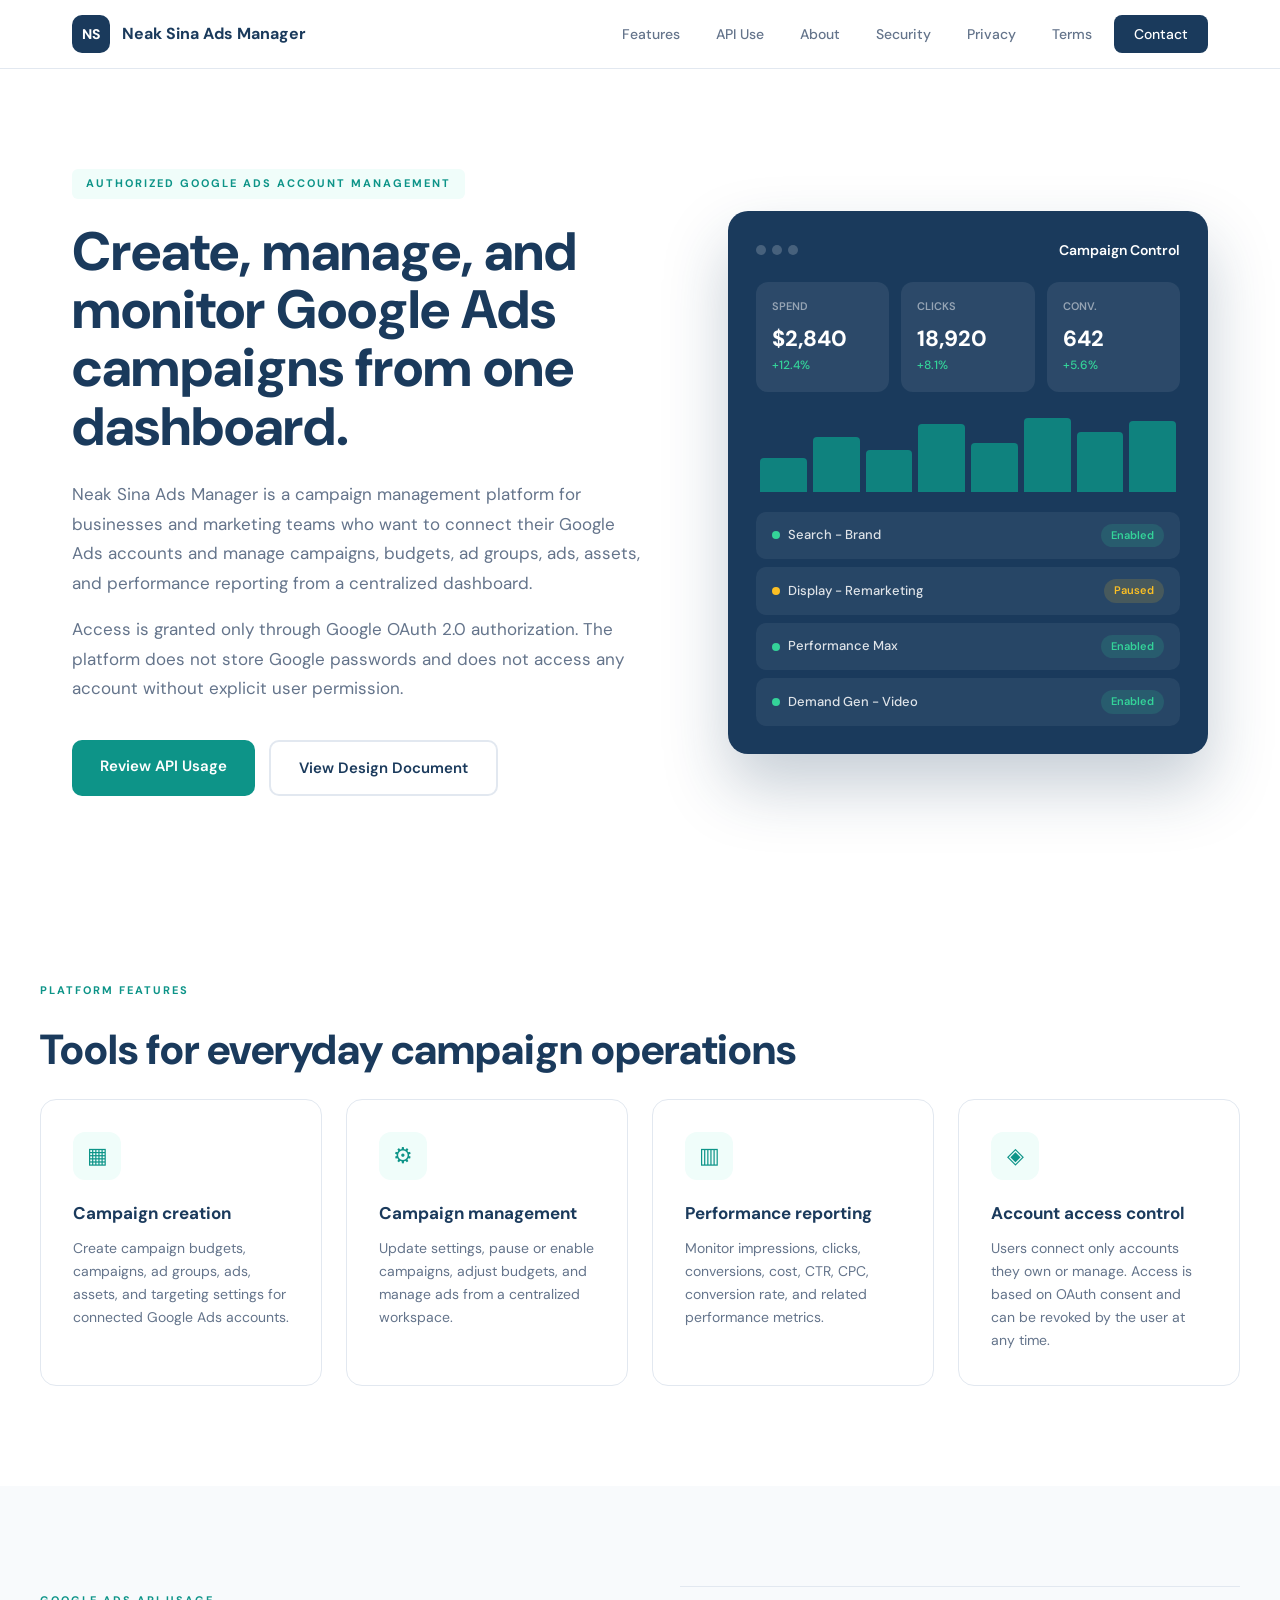
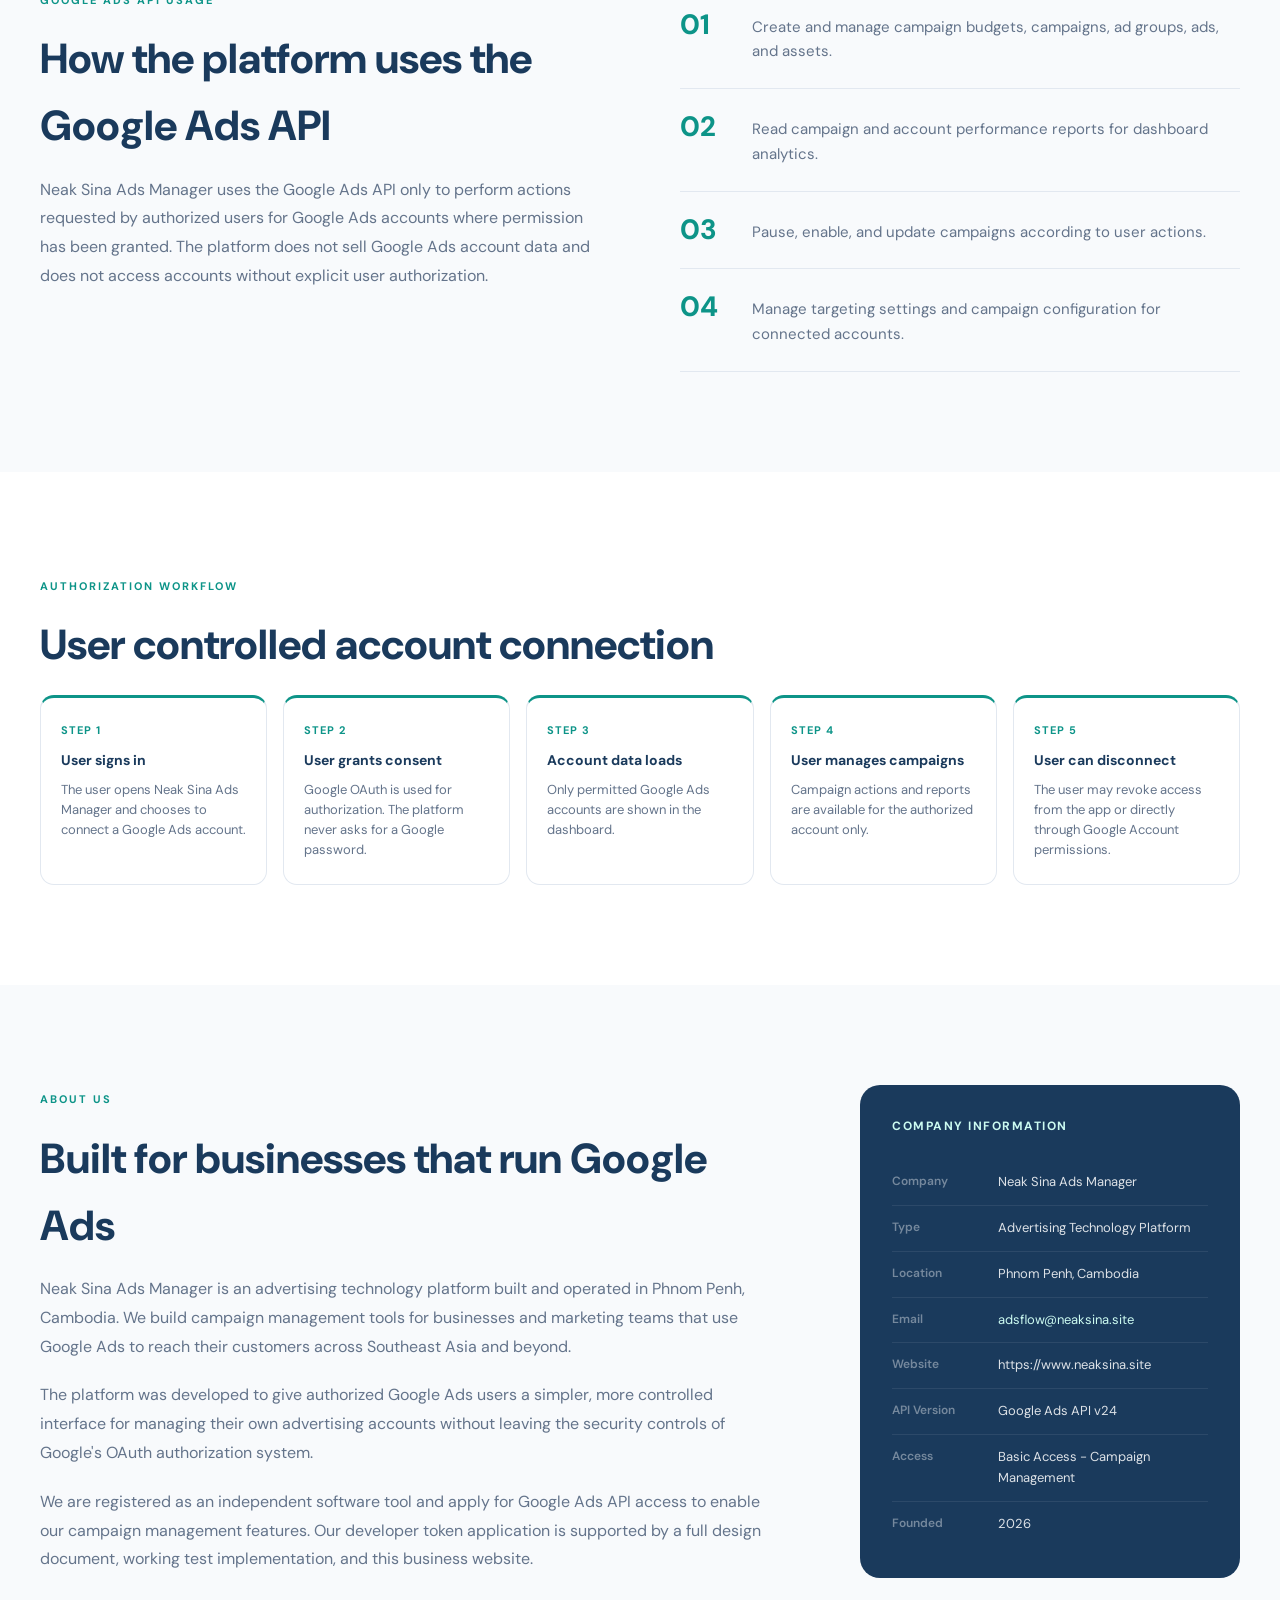
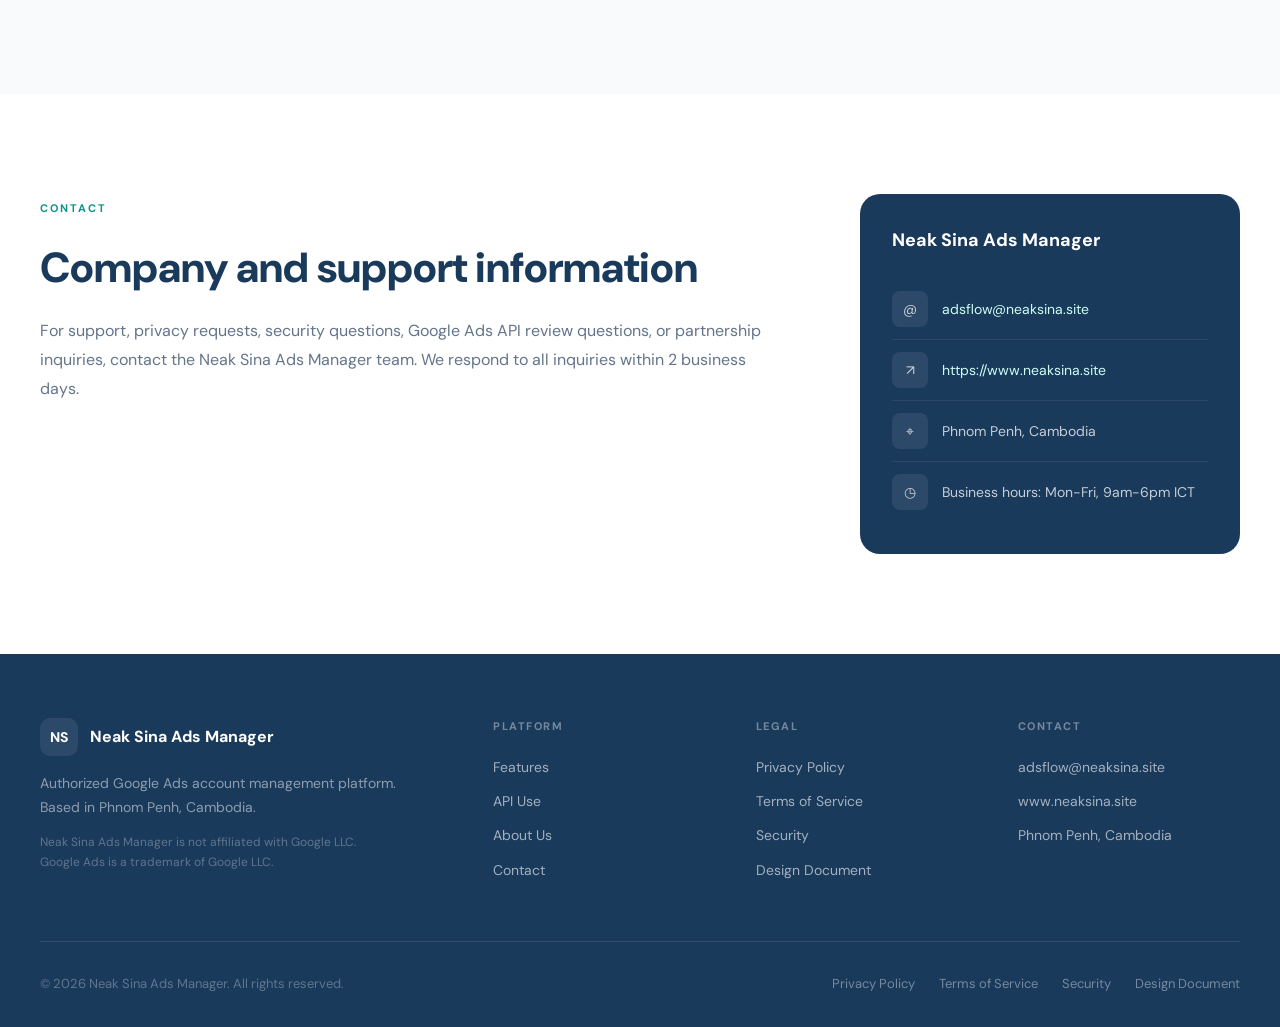
<file: index.html>
<!doctype html>
<html lang="en">
<head>
  <meta charset="utf-8">
  <meta name="viewport" content="width=device-width, initial-scale=1">
  <title>Neak Sina Ads Manager - Google Ads Campaign Management Platform</title>
  <meta name="description" content="Authorized Google Ads campaign management platform for businesses in Southeast Asia. Create, manage, and monitor campaigns from one dashboard. Based in Phnom Penh, Cambodia.">
  <meta property="og:title" content="Neak Sina Ads Manager">
  <meta property="og:description" content="Authorized Google Ads account management. Create, manage, and monitor campaigns from one dashboard.">
  <meta property="og:url" content="https://www.neaksina.site">
  <meta property="og:type" content="website">
  <link rel="canonical" href="https://www.neaksina.site">
  <link rel="stylesheet" href="/css/style.css">
</head>
<body>
  <nav>
    <div class="nav-inner">
      <a href="/index.html" class="logo">
        <div class="logo-badge">NS</div>
        <span>Neak Sina Ads Manager</span>
      </a>
      <button class="hamburger" id="hamburger" aria-label="Menu">&#9776;</button>
      <ul class="nav-links" id="nav-links">
        <li><a href="/index.html#features">Features</a></li>
        <li><a href="/api-use.html">API Use</a></li>
        <li><a href="/index.html#about">About</a></li>
        <li><a href="/security.html">Security</a></li>
        <li><a href="/privacy.html">Privacy</a></li>
        <li><a href="/terms.html">Terms</a></li>
        <li><a href="/index.html#contact" class="btn-nav">Contact</a></li>
      </ul>
    </div>
  </nav>

  <main>
    <section class="hero">
      <div>
        <span class="hero-badge">Authorized Google Ads Account Management</span>
        <h1>Create, manage, and monitor Google Ads campaigns from one dashboard.</h1>
        <p>Neak Sina Ads Manager is a campaign management platform for businesses and marketing teams who want to connect their Google Ads accounts and manage campaigns, budgets, ad groups, ads, assets, and performance reporting from a centralized dashboard.</p>
        <p>Access is granted only through Google OAuth 2.0 authorization. The platform does not store Google passwords and does not access any account without explicit user permission.</p>
        <div class="hero-buttons">
          <a class="btn-primary" href="/api-use.html">Review API Usage</a>
          <a class="btn-outline" href="/design-document.pdf" target="_blank" rel="noopener">View Design Document</a>
        </div>
      </div>
      <div class="dashboard-card" aria-label="Campaign Control dashboard preview">
        <div class="dash-header">
          <div class="dash-dots"><span></span><span></span><span></span></div>
          <div class="dash-title">Campaign Control</div>
        </div>
        <div class="metrics-row">
          <div class="metric"><div class="metric-label">Spend</div><div class="metric-value">$2,840</div><div class="metric-delta">+12.4%</div></div>
          <div class="metric"><div class="metric-label">Clicks</div><div class="metric-value">18,920</div><div class="metric-delta">+8.1%</div></div>
          <div class="metric"><div class="metric-label">Conv.</div><div class="metric-value">642</div><div class="metric-delta">+5.6%</div></div>
        </div>
        <div class="chart">
          <div class="bar" style="height:42%"></div><div class="bar" style="height:68%"></div><div class="bar" style="height:52%"></div><div class="bar" style="height:84%"></div>
          <div class="bar" style="height:61%"></div><div class="bar" style="height:92%"></div><div class="bar" style="height:74%"></div><div class="bar" style="height:88%"></div>
        </div>
        <div class="campaign-list">
          <div class="campaign-row"><span class="campaign-name"><span class="dot green"></span>Search - Brand</span><span class="status-tag enabled">Enabled</span></div>
          <div class="campaign-row"><span class="campaign-name"><span class="dot amber"></span>Display - Remarketing</span><span class="status-tag paused">Paused</span></div>
          <div class="campaign-row"><span class="campaign-name"><span class="dot green"></span>Performance Max</span><span class="status-tag enabled">Enabled</span></div>
          <div class="campaign-row"><span class="campaign-name"><span class="dot green"></span>Demand Gen - Video</span><span class="status-tag enabled">Enabled</span></div>
        </div>
      </div>
    </section>

    <section class="section" id="features">
      <div class="section-inner">
        <span class="section-badge">Platform Features</span>
        <h2>Tools for everyday campaign operations</h2>
        <div class="cards-grid">
          <article class="feat-card"><div class="feat-icon">▦</div><h3>Campaign creation</h3><p>Create campaign budgets, campaigns, ad groups, ads, assets, and targeting settings for connected Google Ads accounts.</p></article>
          <article class="feat-card"><div class="feat-icon">⚙</div><h3>Campaign management</h3><p>Update settings, pause or enable campaigns, adjust budgets, and manage ads from a centralized workspace.</p></article>
          <article class="feat-card"><div class="feat-icon">▥</div><h3>Performance reporting</h3><p>Monitor impressions, clicks, conversions, cost, CTR, CPC, conversion rate, and related performance metrics.</p></article>
          <article class="feat-card"><div class="feat-icon">◈</div><h3>Account access control</h3><p>Users connect only accounts they own or manage. Access is based on OAuth consent and can be revoked by the user at any time.</p></article>
        </div>
      </div>
    </section>

    <section class="section section-alt" id="api-use">
      <div class="section-inner api-grid">
        <div class="api-text">
          <span class="section-badge">Google Ads API Usage</span>
          <h2>How the platform uses the Google Ads API</h2>
          <p>Neak Sina Ads Manager uses the Google Ads API only to perform actions requested by authorized users for Google Ads accounts where permission has been granted. The platform does not sell Google Ads account data and does not access accounts without explicit user authorization.</p>
        </div>
        <div class="numbered-list">
          <div class="num-item"><span class="num-label">01</span><p>Create and manage campaign budgets, campaigns, ad groups, ads, and assets.</p></div>
          <div class="num-item"><span class="num-label">02</span><p>Read campaign and account performance reports for dashboard analytics.</p></div>
          <div class="num-item"><span class="num-label">03</span><p>Pause, enable, and update campaigns according to user actions.</p></div>
          <div class="num-item"><span class="num-label">04</span><p>Manage targeting settings and campaign configuration for connected accounts.</p></div>
        </div>
      </div>
    </section>

    <section class="section">
      <div class="section-inner">
        <span class="section-badge">Authorization Workflow</span>
        <h2>User controlled account connection</h2>
        <div class="steps-grid">
          <article class="step-card"><div class="step-num">Step 1</div><h4>User signs in</h4><p>The user opens Neak Sina Ads Manager and chooses to connect a Google Ads account.</p></article>
          <article class="step-card"><div class="step-num">Step 2</div><h4>User grants consent</h4><p>Google OAuth is used for authorization. The platform never asks for a Google password.</p></article>
          <article class="step-card"><div class="step-num">Step 3</div><h4>Account data loads</h4><p>Only permitted Google Ads accounts are shown in the dashboard.</p></article>
          <article class="step-card"><div class="step-num">Step 4</div><h4>User manages campaigns</h4><p>Campaign actions and reports are available for the authorized account only.</p></article>
          <article class="step-card"><div class="step-num">Step 5</div><h4>User can disconnect</h4><p>The user may revoke access from the app or directly through Google Account permissions.</p></article>
        </div>
      </div>
    </section>

    <section class="section section-alt" id="about">
      <div class="section-inner about-grid">
        <div class="about-text">
          <span class="section-badge">About Us</span>
          <h2>Built for businesses that run Google Ads</h2>
          <p>Neak Sina Ads Manager is an advertising technology platform built and operated in Phnom Penh, Cambodia. We build campaign management tools for businesses and marketing teams that use Google Ads to reach their customers across Southeast Asia and beyond.</p>
          <p>The platform was developed to give authorized Google Ads users a simpler, more controlled interface for managing their own advertising accounts without leaving the security controls of Google's OAuth authorization system.</p>
          <p>We are registered as an independent software tool and apply for Google Ads API access to enable our campaign management features. Our developer token application is supported by a full design document, working test implementation, and this business website.</p>
        </div>
        <div class="about-card">
          <h4>Company Information</h4>
          <div class="info-row"><span class="info-label">Company</span><span class="info-value">Neak Sina Ads Manager</span></div>
          <div class="info-row"><span class="info-label">Type</span><span class="info-value">Advertising Technology Platform</span></div>
          <div class="info-row"><span class="info-label">Location</span><span class="info-value">Phnom Penh, Cambodia</span></div>
          <div class="info-row"><span class="info-label">Email</span><span class="info-value"><a href="mailto:adsflow@neaksina.site">adsflow@neaksina.site</a></span></div>
          <div class="info-row"><span class="info-label">Website</span><span class="info-value">https://www.neaksina.site</span></div>
          <div class="info-row"><span class="info-label">API Version</span><span class="info-value">Google Ads API v24</span></div>
          <div class="info-row"><span class="info-label">Access</span><span class="info-value">Basic Access - Campaign Management</span></div>
          <div class="info-row"><span class="info-label">Founded</span><span class="info-value">2026</span></div>
        </div>
      </div>
    </section>

    <section class="section" id="contact">
      <div class="section-inner contact-grid">
        <div class="contact-text">
          <span class="section-badge">Contact</span>
          <h2>Company and support information</h2>
          <p>For support, privacy requests, security questions, Google Ads API review questions, or partnership inquiries, contact the Neak Sina Ads Manager team. We respond to all inquiries within 2 business days.</p>
        </div>
        <div class="contact-card">
          <h3>Neak Sina Ads Manager</h3>
          <div class="contact-item"><span class="contact-icon">@</span><a href="mailto:adsflow@neaksina.site">adsflow@neaksina.site</a></div>
          <div class="contact-item"><span class="contact-icon">↗</span><a href="https://www.neaksina.site">https://www.neaksina.site</a></div>
          <div class="contact-item"><span class="contact-icon">⌖</span><span>Phnom Penh, Cambodia</span></div>
          <div class="contact-item"><span class="contact-icon">◷</span><span>Business hours: Mon-Fri, 9am-6pm ICT</span></div>
        </div>
      </div>
    </section>
  </main>

  <footer>
    <div class="footer-inner">
      <div class="footer-left">
        <div class="logo"><div class="logo-badge">NS</div><span>Neak Sina Ads Manager</span></div>
        <p>Authorized Google Ads account management platform.<br>Based in Phnom Penh, Cambodia.</p>
        <p class="disclaimer">Neak Sina Ads Manager is not affiliated with Google LLC.<br>Google Ads is a trademark of Google LLC.</p>
      </div>
      <div class="footer-links">
        <div class="link-col"><h4>Platform</h4><a href="/index.html#features">Features</a><a href="/api-use.html">API Use</a><a href="/index.html#about">About Us</a><a href="/index.html#contact">Contact</a></div>
        <div class="link-col"><h4>Legal</h4><a href="/privacy.html">Privacy Policy</a><a href="/terms.html">Terms of Service</a><a href="/security.html">Security</a><a href="/design-document.pdf" target="_blank" rel="noopener">Design Document</a></div>
        <div class="link-col"><h4>Contact</h4><a href="mailto:adsflow@neaksina.site">adsflow@neaksina.site</a><a href="https://www.neaksina.site">www.neaksina.site</a><span>Phnom Penh, Cambodia</span></div>
      </div>
    </div>
    <div class="footer-bottom">
      <span>&copy; 2026 Neak Sina Ads Manager. All rights reserved.</span>
      <div><a href="/privacy.html">Privacy Policy</a><a href="/terms.html">Terms of Service</a><a href="/security.html">Security</a><a href="/design-document.pdf" target="_blank" rel="noopener">Design Document</a></div>
    </div>
  </footer>
  <script src="/js/main.js"></script>
</body>
</html>
</file>
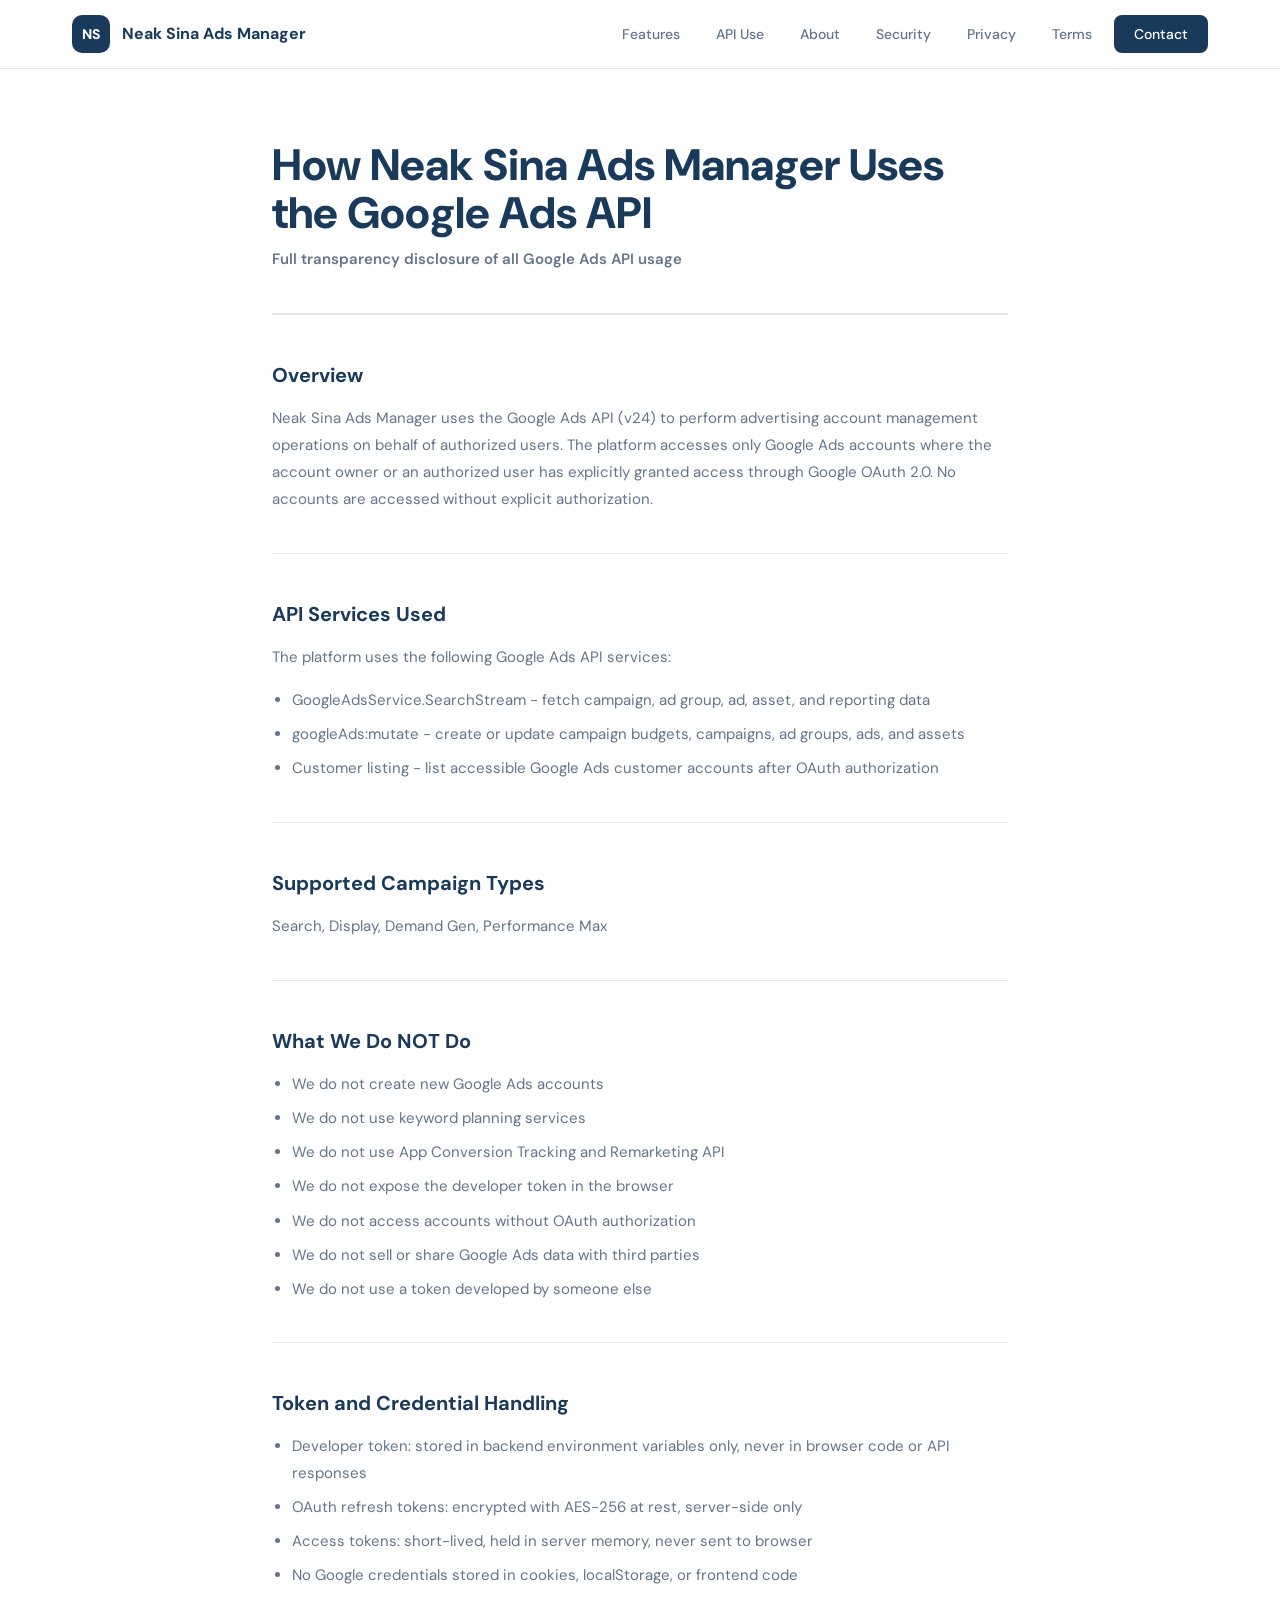
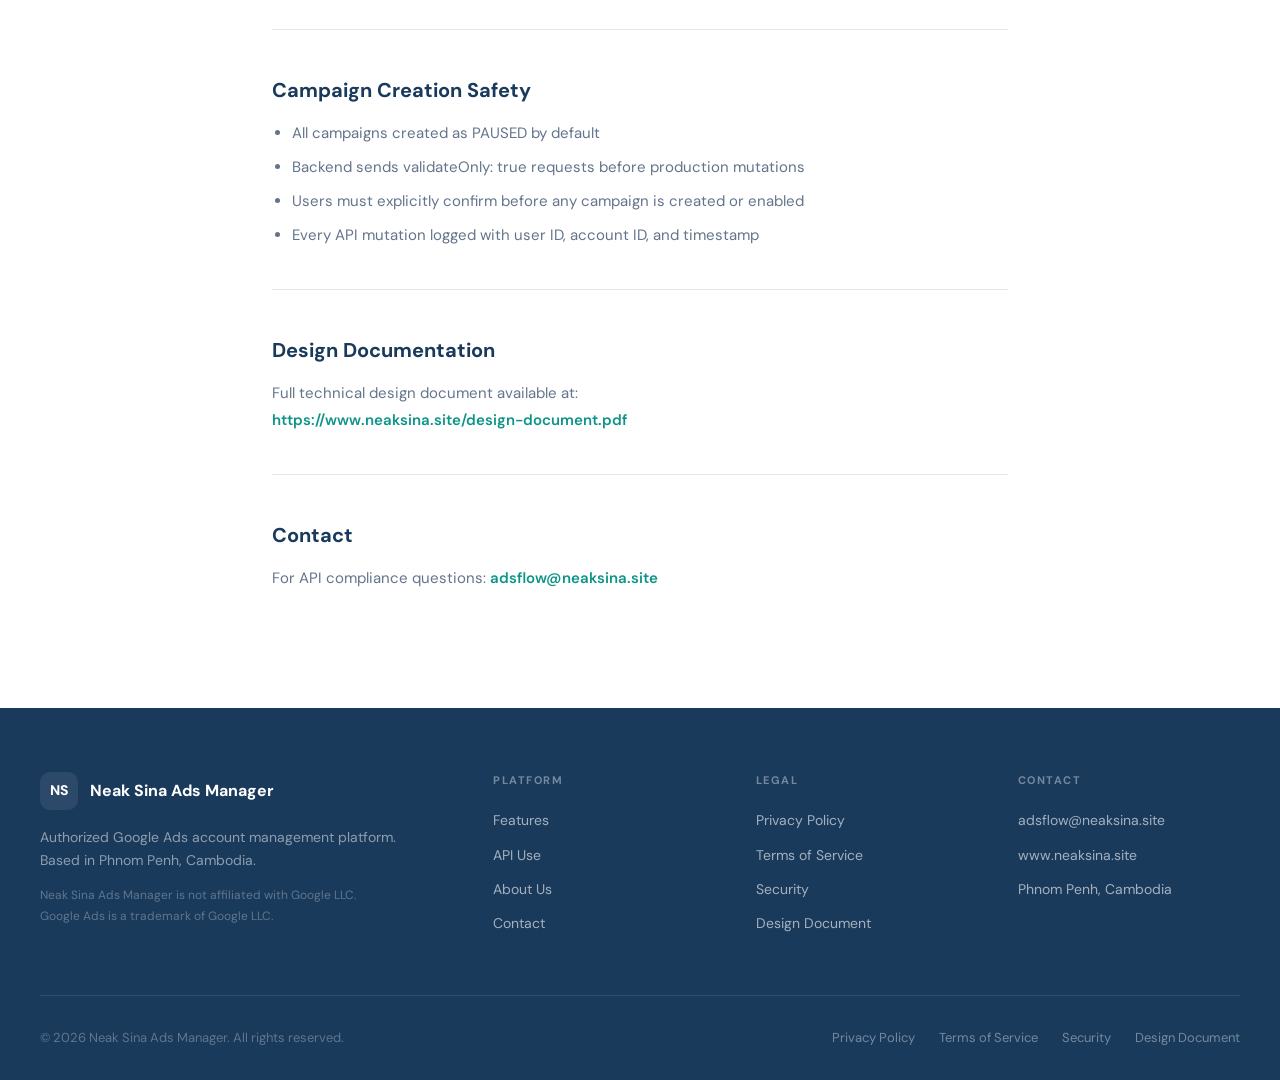
<file: api-use.html>
<!doctype html>
<html lang="en">
<head>
  <meta charset="utf-8">
  <meta name="viewport" content="width=device-width, initial-scale=1">
  <title>API Use - Neak Sina Ads Manager</title>
  <link rel="canonical" href="https://www.neaksina.site/api-use.html">
  <link rel="stylesheet" href="/css/style.css">
</head>
<body>
  <nav>
    <div class="nav-inner">
      <a href="/index.html" class="logo"><div class="logo-badge">NS</div><span>Neak Sina Ads Manager</span></a>
      <button class="hamburger" id="hamburger" aria-label="Menu">&#9776;</button>
      <ul class="nav-links" id="nav-links">
        <li><a href="/index.html#features">Features</a></li><li><a href="/api-use.html">API Use</a></li><li><a href="/index.html#about">About</a></li><li><a href="/security.html">Security</a></li><li><a href="/privacy.html">Privacy</a></li><li><a href="/terms.html">Terms</a></li><li><a href="/index.html#contact" class="btn-nav">Contact</a></li>
      </ul>
    </div>
  </nav>
  <main class="page-wrap">
    <h1>How Neak Sina Ads Manager Uses the Google Ads API</h1>
    <p class="page-date">Full transparency disclosure of all Google Ads API usage</p>
    <h2>Overview</h2>
    <p>Neak Sina Ads Manager uses the Google Ads API (v24) to perform advertising account management operations on behalf of authorized users. The platform accesses only Google Ads accounts where the account owner or an authorized user has explicitly granted access through Google OAuth 2.0. No accounts are accessed without explicit authorization.</p>
    <hr class="page-divider">
    <h2>API Services Used</h2>
    <p>The platform uses the following Google Ads API services:</p>
    <ul><li>GoogleAdsService.SearchStream - fetch campaign, ad group, ad, asset, and reporting data</li><li>googleAds:mutate - create or update campaign budgets, campaigns, ad groups, ads, and assets</li><li>Customer listing - list accessible Google Ads customer accounts after OAuth authorization</li></ul>
    <hr class="page-divider">
    <h2>Supported Campaign Types</h2>
    <p>Search, Display, Demand Gen, Performance Max</p>
    <hr class="page-divider">
    <h2>What We Do NOT Do</h2>
    <ul><li>We do not create new Google Ads accounts</li><li>We do not use keyword planning services</li><li>We do not use App Conversion Tracking and Remarketing API</li><li>We do not expose the developer token in the browser</li><li>We do not access accounts without OAuth authorization</li><li>We do not sell or share Google Ads data with third parties</li><li>We do not use a token developed by someone else</li></ul>
    <hr class="page-divider">
    <h2>Token and Credential Handling</h2>
    <ul><li>Developer token: stored in backend environment variables only, never in browser code or API responses</li><li>OAuth refresh tokens: encrypted with AES-256 at rest, server-side only</li><li>Access tokens: short-lived, held in server memory, never sent to browser</li><li>No Google credentials stored in cookies, localStorage, or frontend code</li></ul>
    <hr class="page-divider">
    <h2>Campaign Creation Safety</h2>
    <ul><li>All campaigns created as PAUSED by default</li><li>Backend sends validateOnly: true requests before production mutations</li><li>Users must explicitly confirm before any campaign is created or enabled</li><li>Every API mutation logged with user ID, account ID, and timestamp</li></ul>
    <hr class="page-divider">
    <h2>Design Documentation</h2>
    <p>Full technical design document available at:<br><a href="https://www.neaksina.site/design-document.pdf" target="_blank" rel="noopener">https://www.neaksina.site/design-document.pdf</a></p>
    <hr class="page-divider">
    <h2>Contact</h2>
    <p>For API compliance questions: <a href="mailto:adsflow@neaksina.site">adsflow@neaksina.site</a></p>
  </main>
  <footer>
    <div class="footer-inner">
      <div class="footer-left"><div class="logo"><div class="logo-badge">NS</div><span>Neak Sina Ads Manager</span></div><p>Authorized Google Ads account management platform.<br>Based in Phnom Penh, Cambodia.</p><p class="disclaimer">Neak Sina Ads Manager is not affiliated with Google LLC.<br>Google Ads is a trademark of Google LLC.</p></div>
      <div class="footer-links"><div class="link-col"><h4>Platform</h4><a href="/index.html#features">Features</a><a href="/api-use.html">API Use</a><a href="/index.html#about">About Us</a><a href="/index.html#contact">Contact</a></div><div class="link-col"><h4>Legal</h4><a href="/privacy.html">Privacy Policy</a><a href="/terms.html">Terms of Service</a><a href="/security.html">Security</a><a href="/design-document.pdf" target="_blank" rel="noopener">Design Document</a></div><div class="link-col"><h4>Contact</h4><a href="mailto:adsflow@neaksina.site">adsflow@neaksina.site</a><a href="https://www.neaksina.site">www.neaksina.site</a><span>Phnom Penh, Cambodia</span></div></div>
    </div>
    <div class="footer-bottom"><span>&copy; 2026 Neak Sina Ads Manager. All rights reserved.</span><div><a href="/privacy.html">Privacy Policy</a><a href="/terms.html">Terms of Service</a><a href="/security.html">Security</a><a href="/design-document.pdf" target="_blank" rel="noopener">Design Document</a></div></div>
  </footer>
  <script src="/js/main.js"></script>
</body>
</html>
</file>
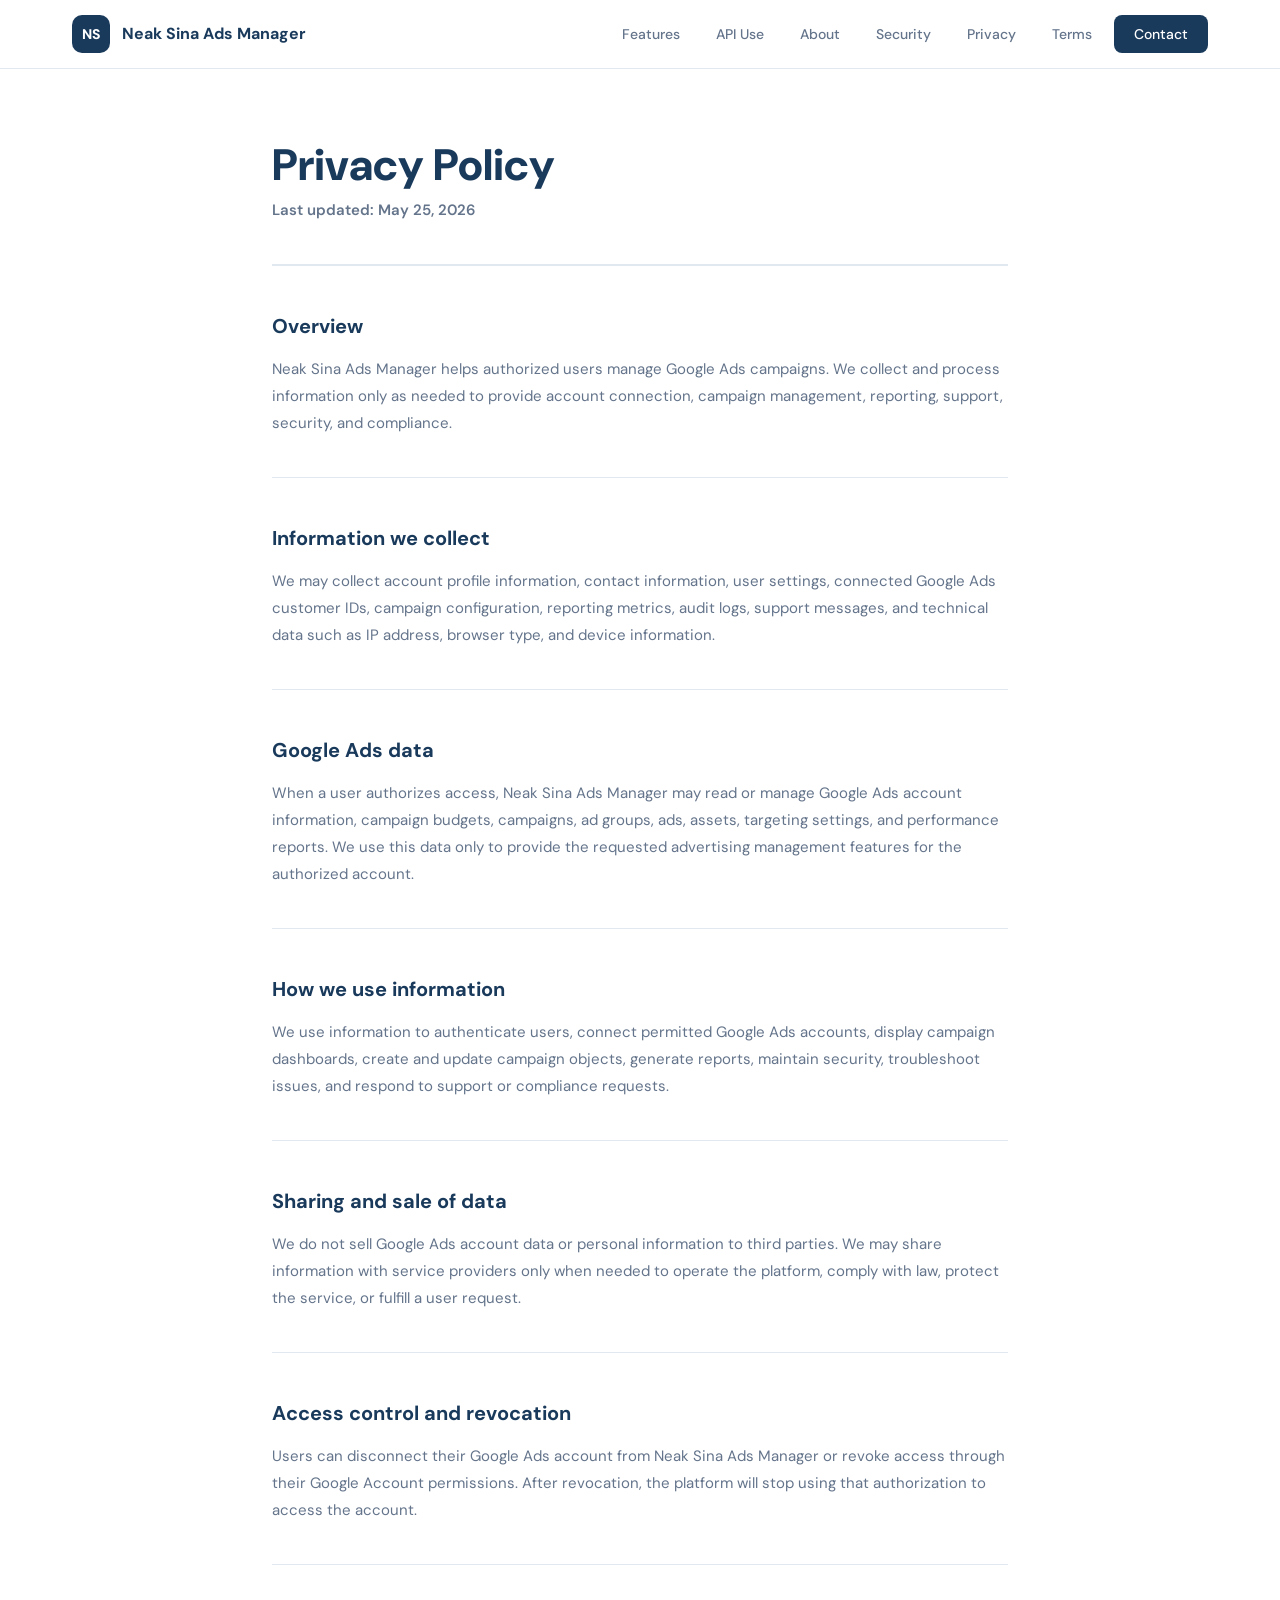
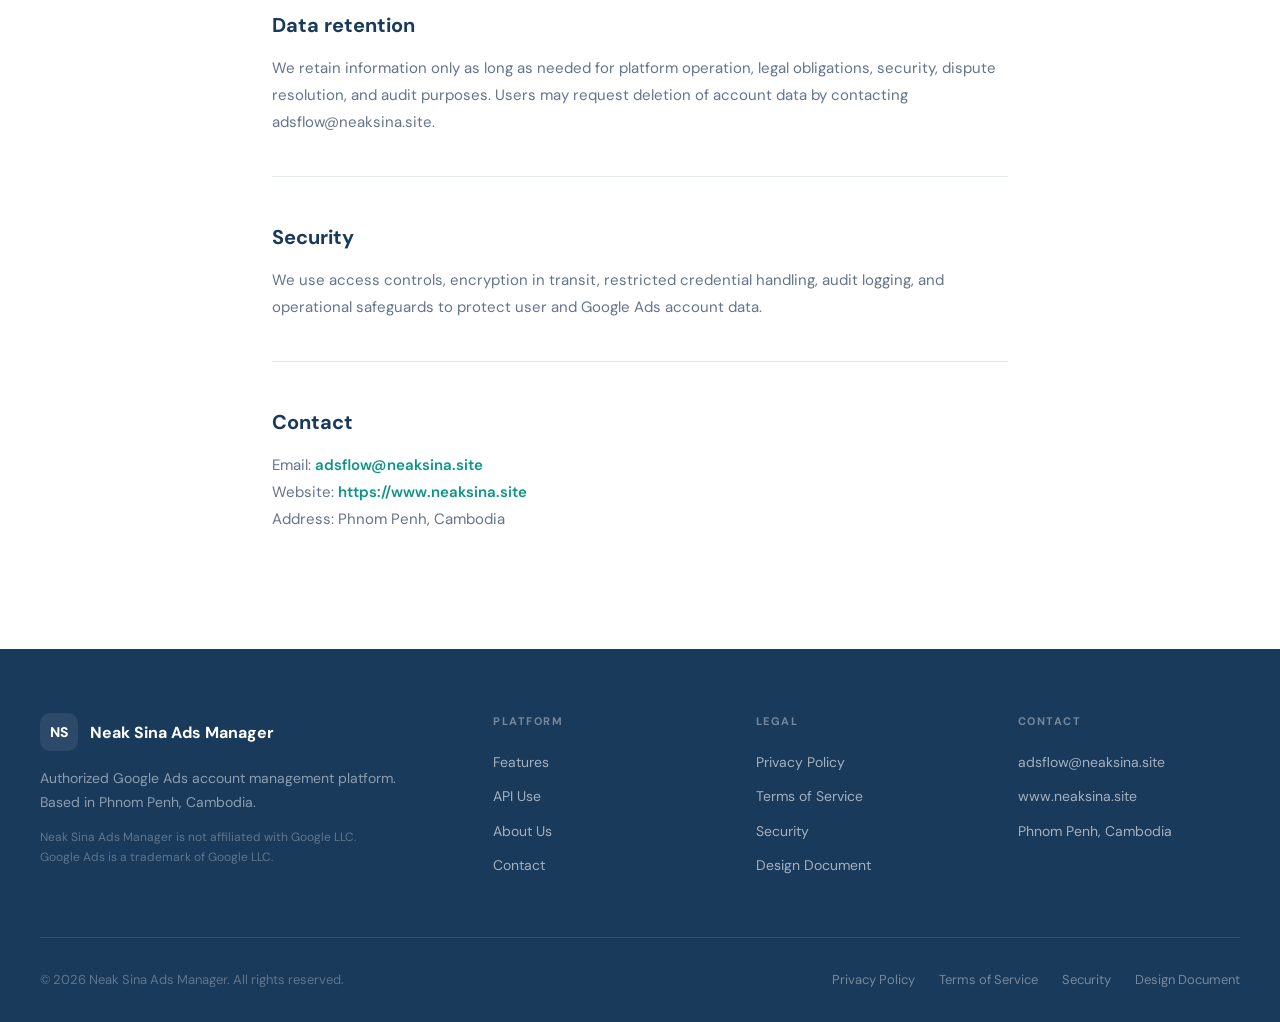
<file: privacy.html>
<!doctype html>
<html lang="en">
<head>
  <meta charset="utf-8">
  <meta name="viewport" content="width=device-width, initial-scale=1">
  <title>Privacy Policy - Neak Sina Ads Manager</title>
  <link rel="canonical" href="https://www.neaksina.site/privacy.html">
  <link rel="stylesheet" href="/css/style.css">
</head>
<body>
  <nav>
    <div class="nav-inner">
      <a href="/index.html" class="logo"><div class="logo-badge">NS</div><span>Neak Sina Ads Manager</span></a>
      <button class="hamburger" id="hamburger" aria-label="Menu">&#9776;</button>
      <ul class="nav-links" id="nav-links">
        <li><a href="/index.html#features">Features</a></li><li><a href="/api-use.html">API Use</a></li><li><a href="/index.html#about">About</a></li><li><a href="/security.html">Security</a></li><li><a href="/privacy.html">Privacy</a></li><li><a href="/terms.html">Terms</a></li><li><a href="/index.html#contact" class="btn-nav">Contact</a></li>
      </ul>
    </div>
  </nav>
  <main class="page-wrap">
    <h1>Privacy Policy</h1>
    <p class="page-date">Last updated: May 25, 2026</p>
    <h2>Overview</h2>
    <p>Neak Sina Ads Manager helps authorized users manage Google Ads campaigns. We collect and process information only as needed to provide account connection, campaign management, reporting, support, security, and compliance.</p>
    <hr class="page-divider">
    <h2>Information we collect</h2>
    <p>We may collect account profile information, contact information, user settings, connected Google Ads customer IDs, campaign configuration, reporting metrics, audit logs, support messages, and technical data such as IP address, browser type, and device information.</p>
    <hr class="page-divider">
    <h2>Google Ads data</h2>
    <p>When a user authorizes access, Neak Sina Ads Manager may read or manage Google Ads account information, campaign budgets, campaigns, ad groups, ads, assets, targeting settings, and performance reports. We use this data only to provide the requested advertising management features for the authorized account.</p>
    <hr class="page-divider">
    <h2>How we use information</h2>
    <p>We use information to authenticate users, connect permitted Google Ads accounts, display campaign dashboards, create and update campaign objects, generate reports, maintain security, troubleshoot issues, and respond to support or compliance requests.</p>
    <hr class="page-divider">
    <h2>Sharing and sale of data</h2>
    <p>We do not sell Google Ads account data or personal information to third parties. We may share information with service providers only when needed to operate the platform, comply with law, protect the service, or fulfill a user request.</p>
    <hr class="page-divider">
    <h2>Access control and revocation</h2>
    <p>Users can disconnect their Google Ads account from Neak Sina Ads Manager or revoke access through their Google Account permissions. After revocation, the platform will stop using that authorization to access the account.</p>
    <hr class="page-divider">
    <h2>Data retention</h2>
    <p>We retain information only as long as needed for platform operation, legal obligations, security, dispute resolution, and audit purposes. Users may request deletion of account data by contacting adsflow@neaksina.site.</p>
    <hr class="page-divider">
    <h2>Security</h2>
    <p>We use access controls, encryption in transit, restricted credential handling, audit logging, and operational safeguards to protect user and Google Ads account data.</p>
    <hr class="page-divider">
    <h2>Contact</h2>
    <p>Email: <a href="mailto:adsflow@neaksina.site">adsflow@neaksina.site</a><br>Website: <a href="https://www.neaksina.site">https://www.neaksina.site</a><br>Address: Phnom Penh, Cambodia</p>
  </main>
  <footer>
    <div class="footer-inner">
      <div class="footer-left"><div class="logo"><div class="logo-badge">NS</div><span>Neak Sina Ads Manager</span></div><p>Authorized Google Ads account management platform.<br>Based in Phnom Penh, Cambodia.</p><p class="disclaimer">Neak Sina Ads Manager is not affiliated with Google LLC.<br>Google Ads is a trademark of Google LLC.</p></div>
      <div class="footer-links"><div class="link-col"><h4>Platform</h4><a href="/index.html#features">Features</a><a href="/api-use.html">API Use</a><a href="/index.html#about">About Us</a><a href="/index.html#contact">Contact</a></div><div class="link-col"><h4>Legal</h4><a href="/privacy.html">Privacy Policy</a><a href="/terms.html">Terms of Service</a><a href="/security.html">Security</a><a href="/design-document.pdf" target="_blank" rel="noopener">Design Document</a></div><div class="link-col"><h4>Contact</h4><a href="mailto:adsflow@neaksina.site">adsflow@neaksina.site</a><a href="https://www.neaksina.site">www.neaksina.site</a><span>Phnom Penh, Cambodia</span></div></div>
    </div>
    <div class="footer-bottom"><span>&copy; 2026 Neak Sina Ads Manager. All rights reserved.</span><div><a href="/privacy.html">Privacy Policy</a><a href="/terms.html">Terms of Service</a><a href="/security.html">Security</a><a href="/design-document.pdf" target="_blank" rel="noopener">Design Document</a></div></div>
  </footer>
  <script src="/js/main.js"></script>
</body>
</html>
</file>
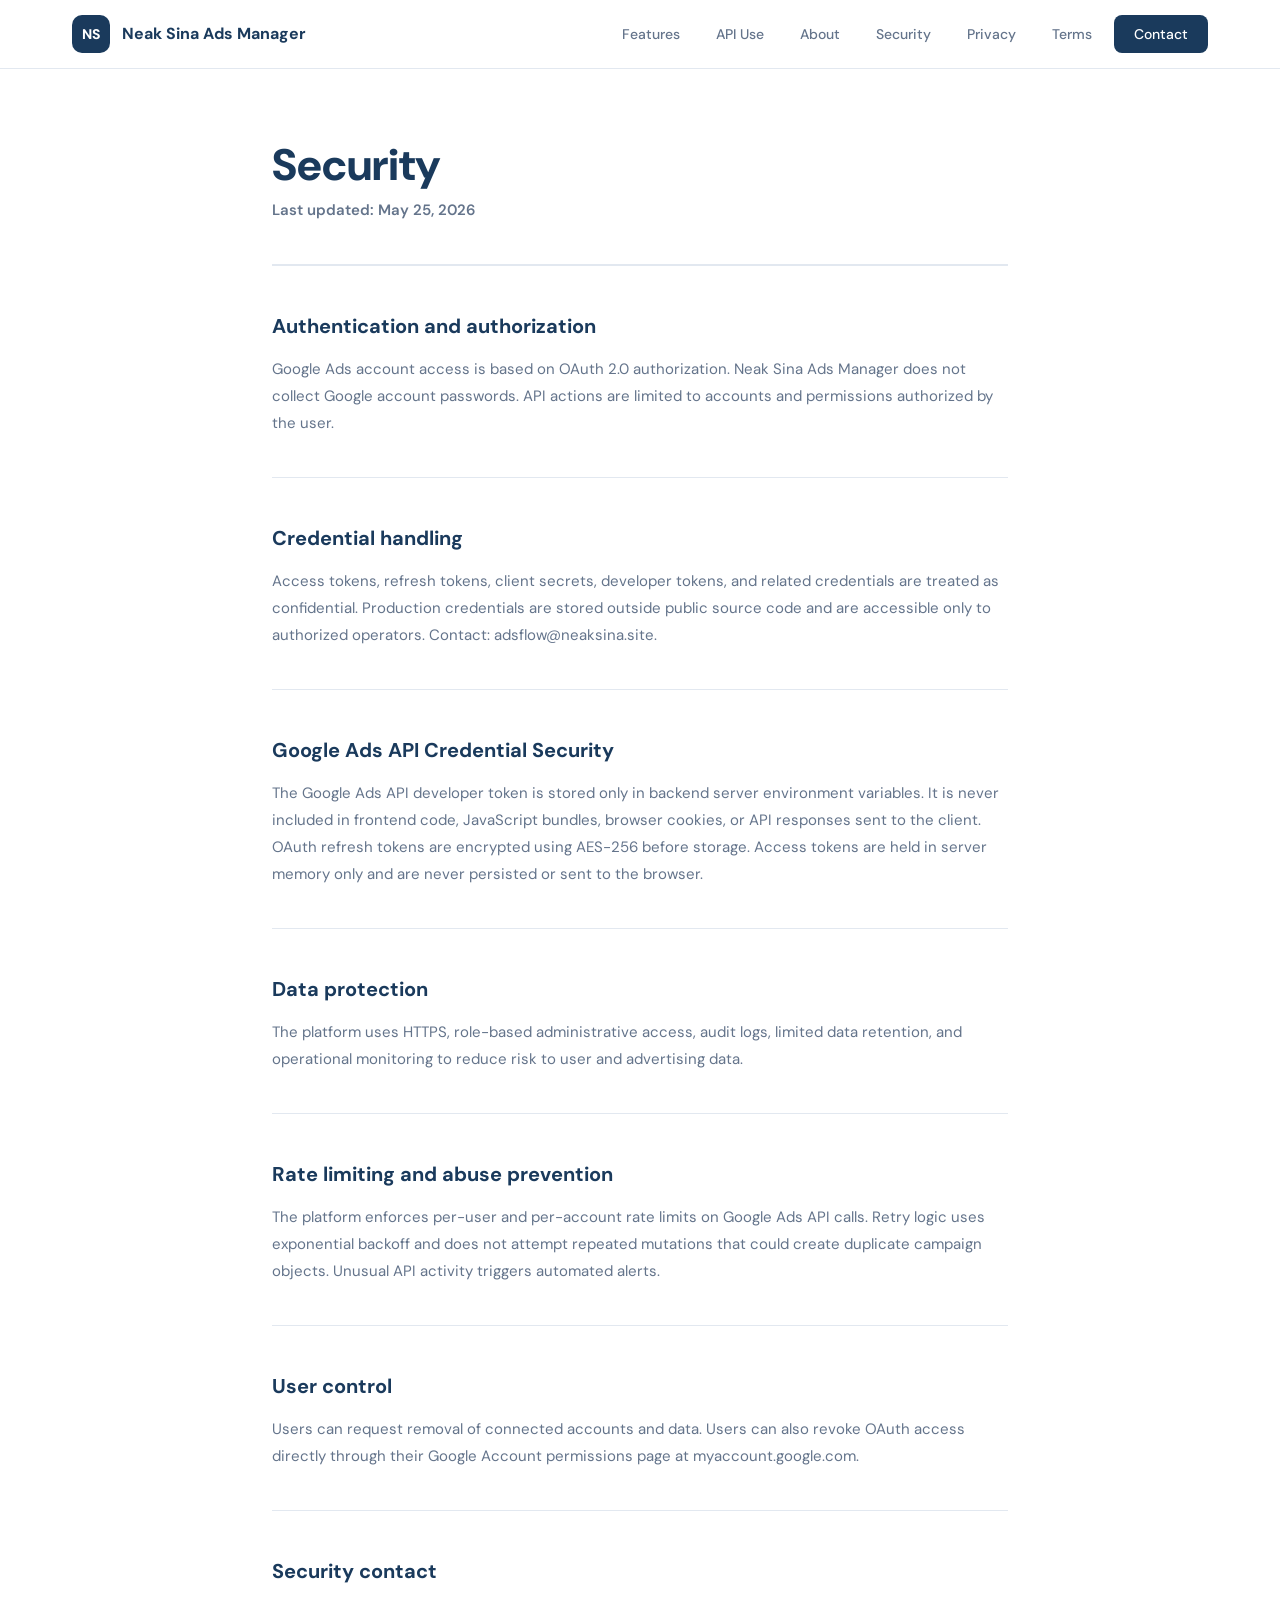
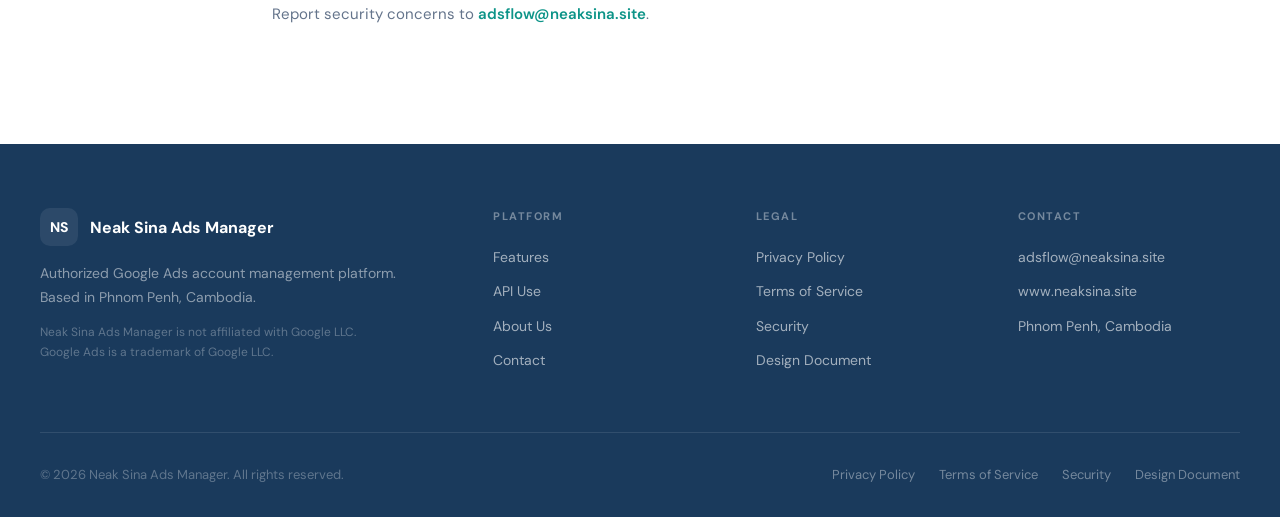
<file: security.html>
<!doctype html>
<html lang="en">
<head>
  <meta charset="utf-8">
  <meta name="viewport" content="width=device-width, initial-scale=1">
  <title>Security - Neak Sina Ads Manager</title>
  <link rel="canonical" href="https://www.neaksina.site/security.html">
  <link rel="stylesheet" href="/css/style.css">
</head>
<body>
  <nav>
    <div class="nav-inner">
      <a href="/index.html" class="logo"><div class="logo-badge">NS</div><span>Neak Sina Ads Manager</span></a>
      <button class="hamburger" id="hamburger" aria-label="Menu">&#9776;</button>
      <ul class="nav-links" id="nav-links">
        <li><a href="/index.html#features">Features</a></li><li><a href="/api-use.html">API Use</a></li><li><a href="/index.html#about">About</a></li><li><a href="/security.html">Security</a></li><li><a href="/privacy.html">Privacy</a></li><li><a href="/terms.html">Terms</a></li><li><a href="/index.html#contact" class="btn-nav">Contact</a></li>
      </ul>
    </div>
  </nav>
  <main class="page-wrap">
    <h1>Security</h1>
    <p class="page-date">Last updated: May 25, 2026</p>
    <h2>Authentication and authorization</h2>
    <p>Google Ads account access is based on OAuth 2.0 authorization. Neak Sina Ads Manager does not collect Google account passwords. API actions are limited to accounts and permissions authorized by the user.</p>
    <hr class="page-divider">
    <h2>Credential handling</h2>
    <p>Access tokens, refresh tokens, client secrets, developer tokens, and related credentials are treated as confidential. Production credentials are stored outside public source code and are accessible only to authorized operators. Contact: adsflow@neaksina.site.</p>
    <hr class="page-divider">
    <h2>Google Ads API Credential Security</h2>
    <p>The Google Ads API developer token is stored only in backend server environment variables. It is never included in frontend code, JavaScript bundles, browser cookies, or API responses sent to the client. OAuth refresh tokens are encrypted using AES-256 before storage. Access tokens are held in server memory only and are never persisted or sent to the browser.</p>
    <hr class="page-divider">
    <h2>Data protection</h2>
    <p>The platform uses HTTPS, role-based administrative access, audit logs, limited data retention, and operational monitoring to reduce risk to user and advertising data.</p>
    <hr class="page-divider">
    <h2>Rate limiting and abuse prevention</h2>
    <p>The platform enforces per-user and per-account rate limits on Google Ads API calls. Retry logic uses exponential backoff and does not attempt repeated mutations that could create duplicate campaign objects. Unusual API activity triggers automated alerts.</p>
    <hr class="page-divider">
    <h2>User control</h2>
    <p>Users can request removal of connected accounts and data. Users can also revoke OAuth access directly through their Google Account permissions page at myaccount.google.com.</p>
    <hr class="page-divider">
    <h2>Security contact</h2>
    <p>Report security concerns to <a href="mailto:adsflow@neaksina.site">adsflow@neaksina.site</a>.</p>
  </main>
  <footer>
    <div class="footer-inner">
      <div class="footer-left"><div class="logo"><div class="logo-badge">NS</div><span>Neak Sina Ads Manager</span></div><p>Authorized Google Ads account management platform.<br>Based in Phnom Penh, Cambodia.</p><p class="disclaimer">Neak Sina Ads Manager is not affiliated with Google LLC.<br>Google Ads is a trademark of Google LLC.</p></div>
      <div class="footer-links"><div class="link-col"><h4>Platform</h4><a href="/index.html#features">Features</a><a href="/api-use.html">API Use</a><a href="/index.html#about">About Us</a><a href="/index.html#contact">Contact</a></div><div class="link-col"><h4>Legal</h4><a href="/privacy.html">Privacy Policy</a><a href="/terms.html">Terms of Service</a><a href="/security.html">Security</a><a href="/design-document.pdf" target="_blank" rel="noopener">Design Document</a></div><div class="link-col"><h4>Contact</h4><a href="mailto:adsflow@neaksina.site">adsflow@neaksina.site</a><a href="https://www.neaksina.site">www.neaksina.site</a><span>Phnom Penh, Cambodia</span></div></div>
    </div>
    <div class="footer-bottom"><span>&copy; 2026 Neak Sina Ads Manager. All rights reserved.</span><div><a href="/privacy.html">Privacy Policy</a><a href="/terms.html">Terms of Service</a><a href="/security.html">Security</a><a href="/design-document.pdf" target="_blank" rel="noopener">Design Document</a></div></div>
  </footer>
  <script src="/js/main.js"></script>
</body>
</html>
</file>
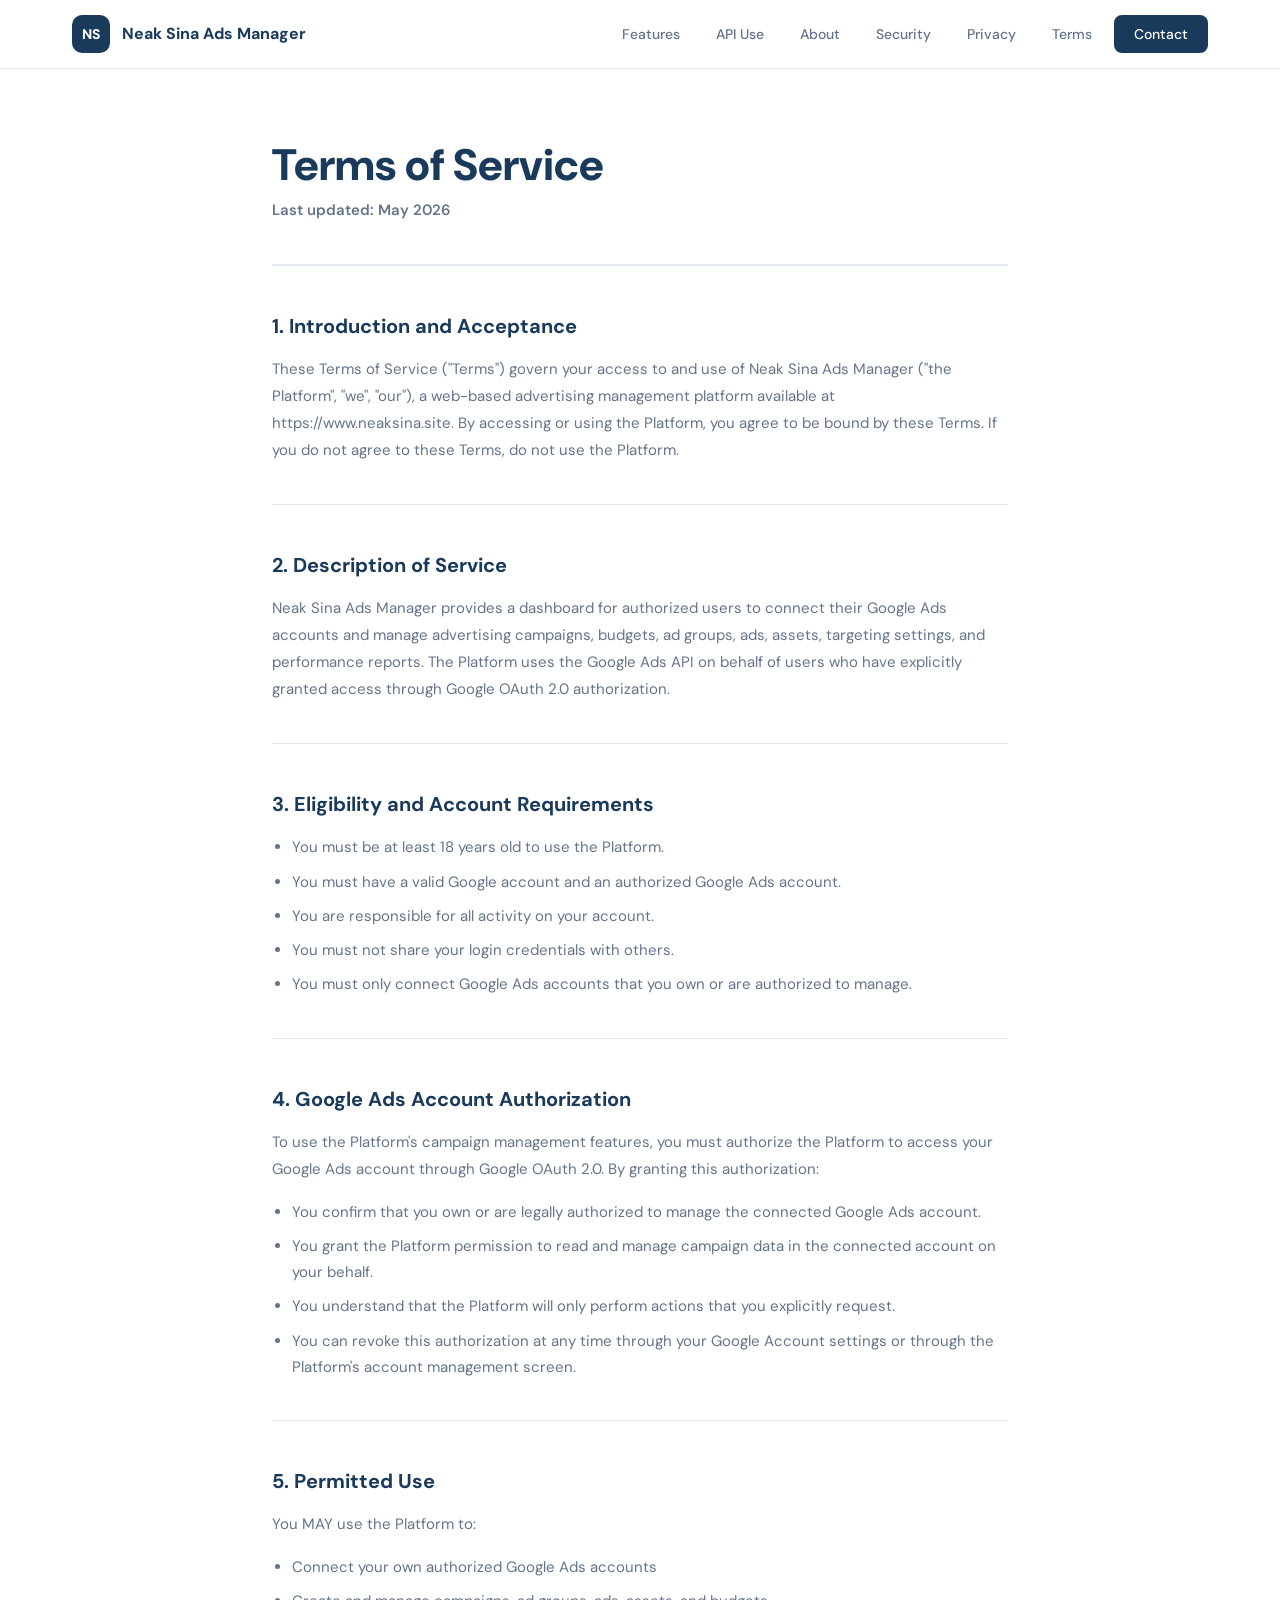
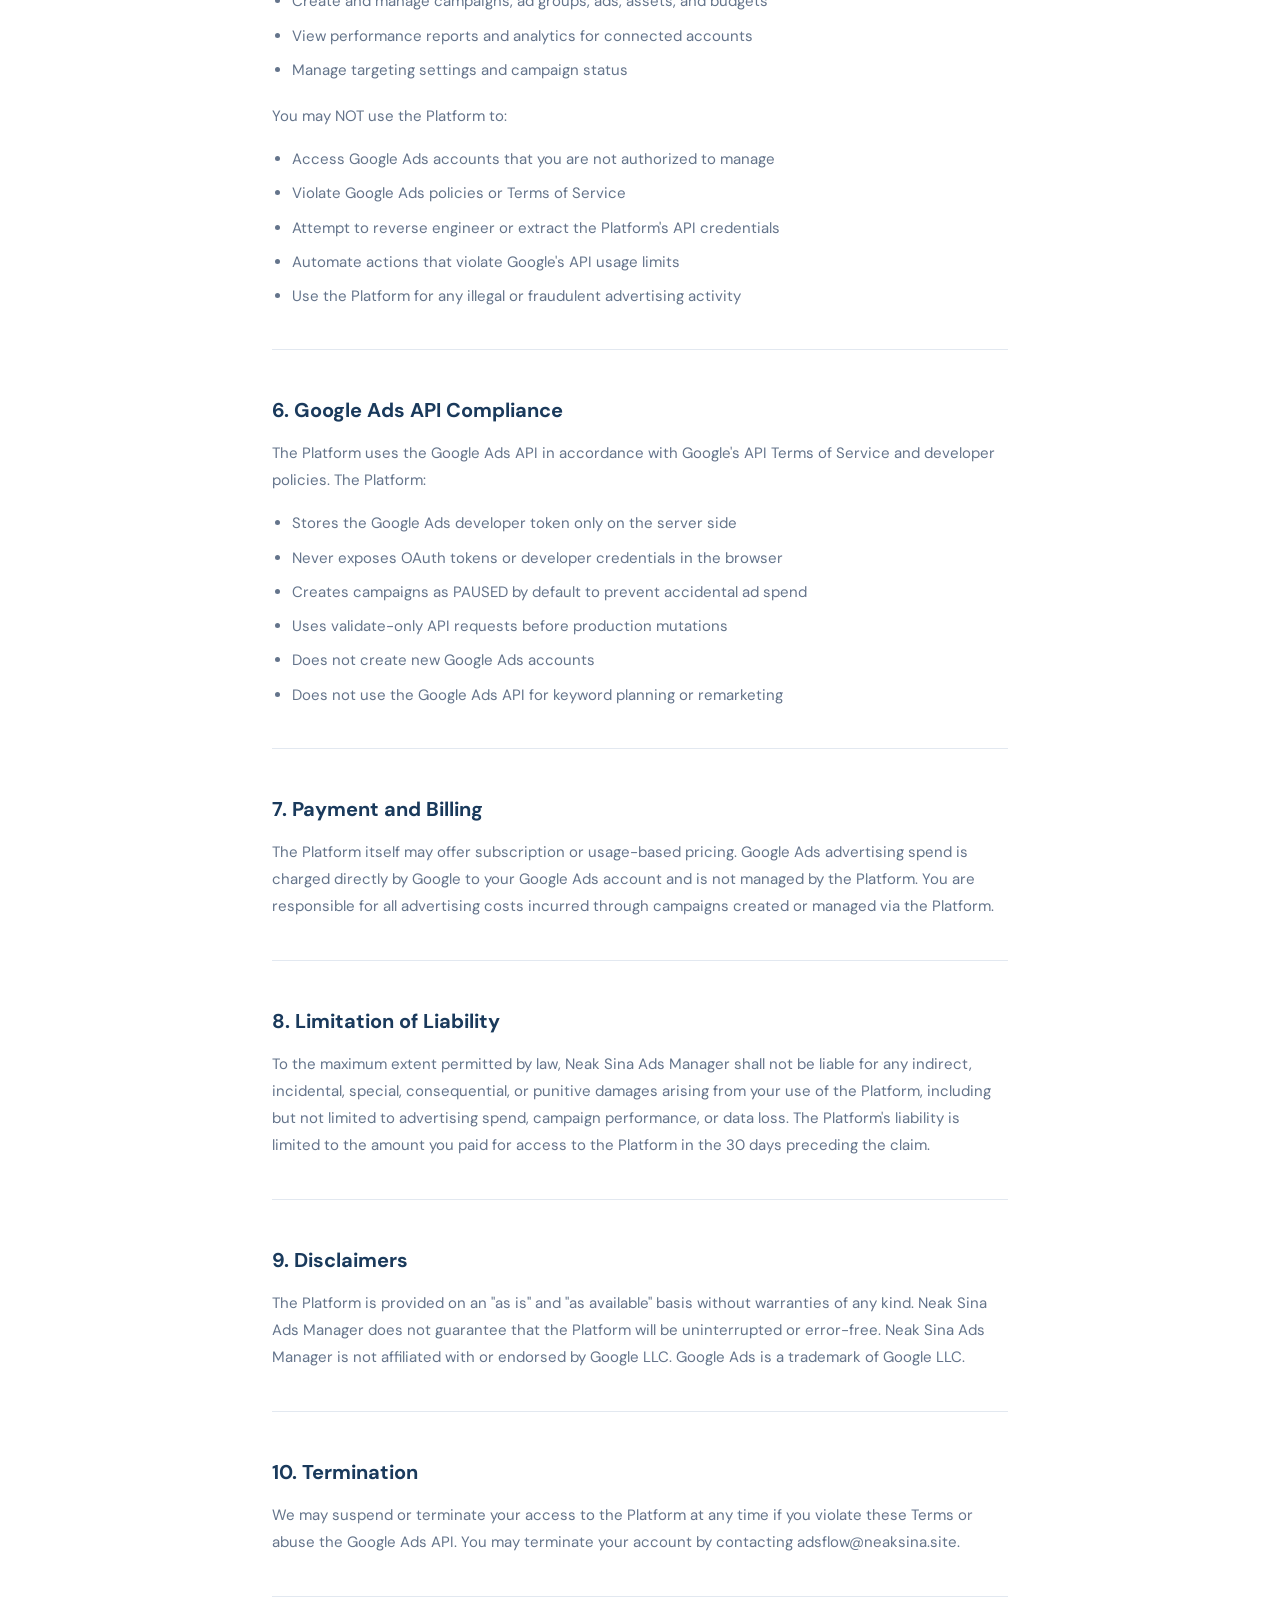
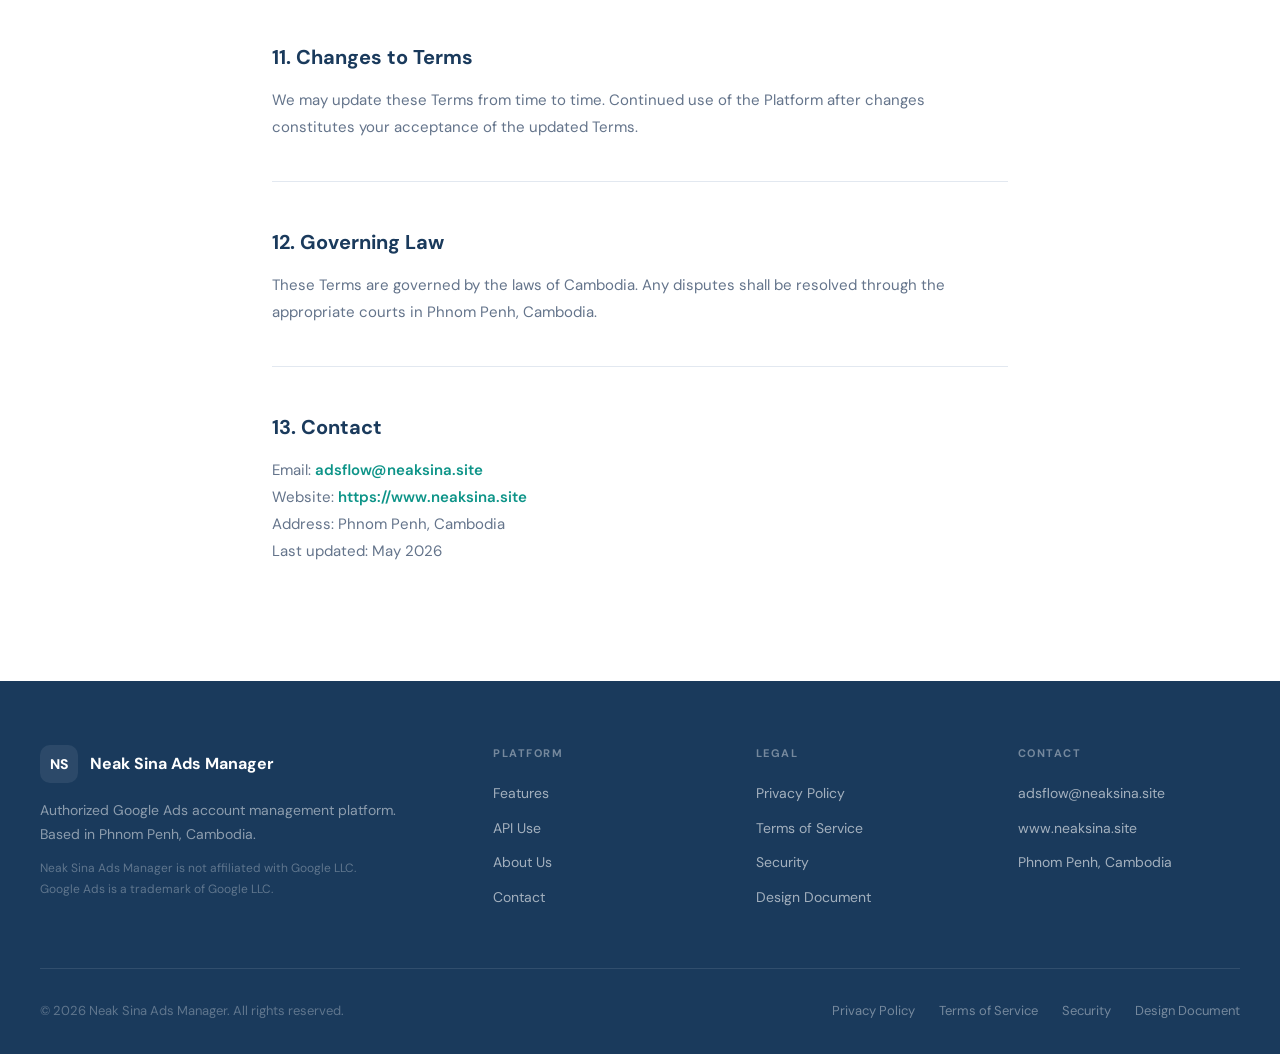
<file: terms.html>
<!doctype html>
<html lang="en">
<head>
  <meta charset="utf-8">
  <meta name="viewport" content="width=device-width, initial-scale=1">
  <title>Terms of Service - Neak Sina Ads Manager</title>
  <link rel="canonical" href="https://www.neaksina.site/terms.html">
  <link rel="stylesheet" href="/css/style.css">
</head>
<body>
  <nav>
    <div class="nav-inner">
      <a href="/index.html" class="logo"><div class="logo-badge">NS</div><span>Neak Sina Ads Manager</span></a>
      <button class="hamburger" id="hamburger" aria-label="Menu">&#9776;</button>
      <ul class="nav-links" id="nav-links">
        <li><a href="/index.html#features">Features</a></li><li><a href="/api-use.html">API Use</a></li><li><a href="/index.html#about">About</a></li><li><a href="/security.html">Security</a></li><li><a href="/privacy.html">Privacy</a></li><li><a href="/terms.html">Terms</a></li><li><a href="/index.html#contact" class="btn-nav">Contact</a></li>
      </ul>
    </div>
  </nav>
  <main class="page-wrap">
    <h1>Terms of Service</h1>
    <p class="page-date">Last updated: May 2026</p>
    <h2>1. Introduction and Acceptance</h2>
    <p>These Terms of Service ("Terms") govern your access to and use of Neak Sina Ads Manager ("the Platform", "we", "our"), a web-based advertising management platform available at https://www.neaksina.site. By accessing or using the Platform, you agree to be bound by these Terms. If you do not agree to these Terms, do not use the Platform.</p>
    <hr class="page-divider">
    <h2>2. Description of Service</h2>
    <p>Neak Sina Ads Manager provides a dashboard for authorized users to connect their Google Ads accounts and manage advertising campaigns, budgets, ad groups, ads, assets, targeting settings, and performance reports. The Platform uses the Google Ads API on behalf of users who have explicitly granted access through Google OAuth 2.0 authorization.</p>
    <hr class="page-divider">
    <h2>3. Eligibility and Account Requirements</h2>
    <ul><li>You must be at least 18 years old to use the Platform.</li><li>You must have a valid Google account and an authorized Google Ads account.</li><li>You are responsible for all activity on your account.</li><li>You must not share your login credentials with others.</li><li>You must only connect Google Ads accounts that you own or are authorized to manage.</li></ul>
    <hr class="page-divider">
    <h2>4. Google Ads Account Authorization</h2>
    <p>To use the Platform's campaign management features, you must authorize the Platform to access your Google Ads account through Google OAuth 2.0. By granting this authorization:</p>
    <ul><li>You confirm that you own or are legally authorized to manage the connected Google Ads account.</li><li>You grant the Platform permission to read and manage campaign data in the connected account on your behalf.</li><li>You understand that the Platform will only perform actions that you explicitly request.</li><li>You can revoke this authorization at any time through your Google Account settings or through the Platform's account management screen.</li></ul>
    <hr class="page-divider">
    <h2>5. Permitted Use</h2>
    <p>You MAY use the Platform to:</p>
    <ul><li>Connect your own authorized Google Ads accounts</li><li>Create and manage campaigns, ad groups, ads, assets, and budgets</li><li>View performance reports and analytics for connected accounts</li><li>Manage targeting settings and campaign status</li></ul>
    <p>You may NOT use the Platform to:</p>
    <ul><li>Access Google Ads accounts that you are not authorized to manage</li><li>Violate Google Ads policies or Terms of Service</li><li>Attempt to reverse engineer or extract the Platform's API credentials</li><li>Automate actions that violate Google's API usage limits</li><li>Use the Platform for any illegal or fraudulent advertising activity</li></ul>
    <hr class="page-divider">
    <h2>6. Google Ads API Compliance</h2>
    <p>The Platform uses the Google Ads API in accordance with Google's API Terms of Service and developer policies. The Platform:</p>
    <ul><li>Stores the Google Ads developer token only on the server side</li><li>Never exposes OAuth tokens or developer credentials in the browser</li><li>Creates campaigns as PAUSED by default to prevent accidental ad spend</li><li>Uses validate-only API requests before production mutations</li><li>Does not create new Google Ads accounts</li><li>Does not use the Google Ads API for keyword planning or remarketing</li></ul>
    <hr class="page-divider">
    <h2>7. Payment and Billing</h2>
    <p>The Platform itself may offer subscription or usage-based pricing. Google Ads advertising spend is charged directly by Google to your Google Ads account and is not managed by the Platform. You are responsible for all advertising costs incurred through campaigns created or managed via the Platform.</p>
    <hr class="page-divider">
    <h2>8. Limitation of Liability</h2>
    <p>To the maximum extent permitted by law, Neak Sina Ads Manager shall not be liable for any indirect, incidental, special, consequential, or punitive damages arising from your use of the Platform, including but not limited to advertising spend, campaign performance, or data loss. The Platform's liability is limited to the amount you paid for access to the Platform in the 30 days preceding the claim.</p>
    <hr class="page-divider">
    <h2>9. Disclaimers</h2>
    <p>The Platform is provided on an "as is" and "as available" basis without warranties of any kind. Neak Sina Ads Manager does not guarantee that the Platform will be uninterrupted or error-free. Neak Sina Ads Manager is not affiliated with or endorsed by Google LLC. Google Ads is a trademark of Google LLC.</p>
    <hr class="page-divider">
    <h2>10. Termination</h2>
    <p>We may suspend or terminate your access to the Platform at any time if you violate these Terms or abuse the Google Ads API. You may terminate your account by contacting adsflow@neaksina.site.</p>
    <hr class="page-divider">
    <h2>11. Changes to Terms</h2>
    <p>We may update these Terms from time to time. Continued use of the Platform after changes constitutes your acceptance of the updated Terms.</p>
    <hr class="page-divider">
    <h2>12. Governing Law</h2>
    <p>These Terms are governed by the laws of Cambodia. Any disputes shall be resolved through the appropriate courts in Phnom Penh, Cambodia.</p>
    <hr class="page-divider">
    <h2>13. Contact</h2>
    <p>Email: <a href="mailto:adsflow@neaksina.site">adsflow@neaksina.site</a><br>Website: <a href="https://www.neaksina.site">https://www.neaksina.site</a><br>Address: Phnom Penh, Cambodia<br>Last updated: May 2026</p>
  </main>
  <footer>
    <div class="footer-inner">
      <div class="footer-left"><div class="logo"><div class="logo-badge">NS</div><span>Neak Sina Ads Manager</span></div><p>Authorized Google Ads account management platform.<br>Based in Phnom Penh, Cambodia.</p><p class="disclaimer">Neak Sina Ads Manager is not affiliated with Google LLC.<br>Google Ads is a trademark of Google LLC.</p></div>
      <div class="footer-links"><div class="link-col"><h4>Platform</h4><a href="/index.html#features">Features</a><a href="/api-use.html">API Use</a><a href="/index.html#about">About Us</a><a href="/index.html#contact">Contact</a></div><div class="link-col"><h4>Legal</h4><a href="/privacy.html">Privacy Policy</a><a href="/terms.html">Terms of Service</a><a href="/security.html">Security</a><a href="/design-document.pdf" target="_blank" rel="noopener">Design Document</a></div><div class="link-col"><h4>Contact</h4><a href="mailto:adsflow@neaksina.site">adsflow@neaksina.site</a><a href="https://www.neaksina.site">www.neaksina.site</a><span>Phnom Penh, Cambodia</span></div></div>
    </div>
    <div class="footer-bottom"><span>&copy; 2026 Neak Sina Ads Manager. All rights reserved.</span><div><a href="/privacy.html">Privacy Policy</a><a href="/terms.html">Terms of Service</a><a href="/security.html">Security</a><a href="/design-document.pdf" target="_blank" rel="noopener">Design Document</a></div></div>
  </footer>
  <script src="/js/main.js"></script>
</body>
</html>
</file>
<file: css/style.css>
@import url('https://fonts.googleapis.com/css2?family=DM+Sans:wght@300;400;500;600;700;800&display=swap');

:root {
  --navy: #1A3A5C;
  --teal: #0D9488;
  --teal-bg: #F0FDFA;
  --teal-light: #CCFBF1;
  --white: #FFFFFF;
  --surface: #F8FAFC;
  --text: #0F172A;
  --muted: #64748B;
  --border: #E2E8F0;
  --font: 'DM Sans', sans-serif;
}

* { box-sizing: border-box; margin: 0; padding: 0; }
html { scroll-behavior: smooth; }
body { font-family: var(--font); color: var(--text); background: var(--white); line-height: 1.6; }
a { color: inherit; text-decoration: none; }

nav { position: sticky; top: 0; z-index: 100; background: rgba(255,255,255,0.95); backdrop-filter: blur(8px); border-bottom: 1px solid var(--border); }
.nav-inner { max-width: 1200px; margin: 0 auto; padding: 0 32px; min-height: 68px; display: flex; align-items: center; justify-content: space-between; gap: 24px; }
.logo { display: flex; align-items: center; gap: 12px; font-weight: 700; font-size: 16px; color: var(--navy); }
.logo-badge { background: var(--navy); color: var(--white); width: 38px; height: 38px; border-radius: 10px; display: flex; align-items: center; justify-content: center; font-size: 14px; font-weight: 800; letter-spacing: 0; flex: 0 0 auto; }
.nav-links { display: flex; align-items: center; gap: 8px; list-style: none; }
.nav-links li a { display: inline-flex; padding: 8px 14px; border-radius: 8px; font-size: 14px; font-weight: 500; color: var(--muted); transition: all 0.2s; white-space: nowrap; }
.nav-links li a:hover { background: var(--surface); color: var(--navy); }
.btn-nav { background: var(--navy) !important; color: var(--white) !important; padding: 8px 20px !important; border-radius: 8px; }
.btn-nav:hover { background: var(--teal) !important; }
.hamburger { display: none; background: none; border: 1px solid var(--border); border-radius: 8px; font-size: 22px; cursor: pointer; color: var(--navy); width: 42px; height: 42px; align-items: center; justify-content: center; }

.hero { max-width: 1200px; margin: 0 auto; padding: 100px 32px 80px; display: grid; grid-template-columns: 1fr 480px; gap: 80px; align-items: center; }
.hero-badge { display: inline-block; background: var(--teal-bg); color: var(--teal); font-size: 11px; font-weight: 700; letter-spacing: 2px; text-transform: uppercase; padding: 6px 14px; border-radius: 6px; margin-bottom: 24px; }
.hero h1 { font-size: 54px; font-weight: 800; line-height: 1.08; color: var(--navy); margin-bottom: 24px; letter-spacing: 0; }
.hero p { font-size: 17px; color: var(--muted); line-height: 1.75; margin-bottom: 16px; }
.hero-buttons { display: flex; gap: 14px; flex-wrap: wrap; margin-top: 36px; }
.btn-primary { background: var(--teal); color: var(--white); padding: 14px 28px; border-radius: 10px; font-weight: 600; font-size: 15px; transition: all 0.2s; }
.btn-primary:hover { background: #0b7a70; transform: translateY(-1px); }
.btn-outline { background: transparent; color: var(--navy); padding: 14px 28px; border-radius: 10px; font-weight: 600; font-size: 15px; border: 2px solid var(--border); transition: all 0.2s; }
.btn-outline:hover { border-color: var(--navy); transform: translateY(-1px); }

.dashboard-card { background: var(--navy); border-radius: 20px; padding: 28px; box-shadow: 0 32px 64px rgba(26,58,92,0.25); }
.dash-header { display: flex; justify-content: space-between; align-items: center; margin-bottom: 20px; }
.dash-title { color: var(--white); font-size: 14px; font-weight: 600; }
.dash-dots { display: flex; gap: 6px; }
.dash-dots span { width: 10px; height: 10px; border-radius: 50%; background: rgba(255,255,255,0.2); }
.metrics-row { display: grid; grid-template-columns: repeat(3,1fr); gap: 12px; margin-bottom: 20px; }
.metric { background: rgba(255,255,255,0.08); border-radius: 12px; padding: 16px; min-width: 0; }
.metric-label { color: rgba(255,255,255,0.5); font-size: 11px; font-weight: 600; text-transform: uppercase; margin-bottom: 6px; }
.metric-value { color: var(--white); font-size: 22px; font-weight: 800; }
.metric-delta { color: #34d399; font-size: 12px; font-weight: 500; }
.chart { display: flex; align-items: flex-end; gap: 6px; height: 80px; margin-bottom: 20px; padding: 0 4px; }
.bar { flex: 1; background: var(--teal); border-radius: 4px 4px 0 0; opacity: 0.8; transition: opacity 0.2s; }
.bar:hover { opacity: 1; }
.campaign-list { display: flex; flex-direction: column; gap: 8px; }
.campaign-row { background: rgba(255,255,255,0.06); border-radius: 10px; padding: 12px 16px; display: flex; justify-content: space-between; align-items: center; gap: 12px; }
.campaign-name { color: rgba(255,255,255,0.85); font-size: 13px; font-weight: 500; display: flex; align-items: center; gap: 8px; min-width: 0; }
.dot { width: 8px; height: 8px; border-radius: 50%; flex: 0 0 auto; }
.dot.green { background: #34d399; }
.dot.amber { background: #fbbf24; }
.status-tag { font-size: 11px; font-weight: 600; padding: 3px 10px; border-radius: 20px; flex: 0 0 auto; }
.status-tag.enabled { background: rgba(52,211,153,0.15); color: #34d399; }
.status-tag.paused { background: rgba(251,191,36,0.15); color: #fbbf24; }

.section { padding: 100px 32px; }
.section-inner { max-width: 1200px; margin: 0 auto; }
.section-badge { display: inline-block; color: var(--teal); font-size: 11px; font-weight: 700; letter-spacing: 2px; text-transform: uppercase; margin-bottom: 16px; }
.section h2 { font-size: 42px; font-weight: 800; color: var(--navy); margin-bottom: 16px; letter-spacing: 0; }
.section-sub { font-size: 17px; color: var(--muted); max-width: 600px; line-height: 1.7; margin-bottom: 56px; }
.section-alt { background: var(--surface); }

.cards-grid { display: grid; grid-template-columns: repeat(4,1fr); gap: 24px; }
.feat-card { background: var(--white); border: 1px solid var(--border); border-radius: 16px; padding: 32px; transition: all 0.2s; }
.feat-card:hover { border-color: var(--teal); box-shadow: 0 8px 32px rgba(13,148,136,0.1); transform: translateY(-2px); }
.feat-icon { width: 48px; height: 48px; background: var(--teal-bg); border-radius: 12px; display: flex; align-items: center; justify-content: center; margin-bottom: 20px; font-size: 22px; color: var(--teal); }
.feat-card h3 { font-size: 17px; font-weight: 700; color: var(--navy); margin-bottom: 10px; }
.feat-card p { font-size: 14px; color: var(--muted); line-height: 1.65; }

.api-grid { display: grid; grid-template-columns: 1fr 1fr; gap: 80px; align-items: start; }
.api-text p { font-size: 16px; color: var(--muted); line-height: 1.8; }
.numbered-list { display: flex; flex-direction: column; gap: 0; }
.num-item { display: flex; gap: 24px; padding: 24px 0; border-bottom: 1px solid var(--border); align-items: flex-start; }
.num-item:first-child { border-top: 1px solid var(--border); }
.num-label { font-size: 28px; font-weight: 800; color: var(--teal); min-width: 48px; line-height: 1; }
.num-item p { font-size: 15px; color: var(--muted); line-height: 1.65; padding-top: 4px; }

.steps-grid { display: grid; grid-template-columns: repeat(5,1fr); gap: 16px; }
.step-card { background: var(--white); border: 1px solid var(--border); border-radius: 14px; padding: 24px 20px; border-top: 3px solid var(--teal); }
.step-num { font-size: 11px; font-weight: 700; color: var(--teal); letter-spacing: 1px; text-transform: uppercase; margin-bottom: 10px; }
.step-card h4 { font-size: 14px; font-weight: 700; color: var(--navy); margin-bottom: 8px; }
.step-card p { font-size: 13px; color: var(--muted); line-height: 1.55; }

.about-grid { display: grid; grid-template-columns: 1fr 380px; gap: 80px; align-items: start; }
.about-text p { font-size: 16px; color: var(--muted); line-height: 1.8; margin-bottom: 20px; }
.about-card { background: var(--navy); border-radius: 20px; padding: 32px; }
.about-card h4 { color: var(--teal-light); font-size: 12px; font-weight: 700; letter-spacing: 1.5px; text-transform: uppercase; margin-bottom: 24px; }
.info-row { display: flex; gap: 16px; padding: 12px 0; border-bottom: 1px solid rgba(255,255,255,0.08); }
.info-row:last-child { border-bottom: none; }
.info-label { color: rgba(255,255,255,0.4); font-size: 12px; font-weight: 600; min-width: 90px; }
.info-value { color: rgba(255,255,255,0.85); font-size: 13px; overflow-wrap: anywhere; }
.info-value a { color: var(--teal-light); }

.contact-grid { display: grid; grid-template-columns: 1fr 380px; gap: 80px; align-items: start; }
.contact-text p { font-size: 16px; color: var(--muted); line-height: 1.8; }
.contact-card { background: var(--navy); border-radius: 20px; padding: 32px; }
.contact-card h3 { color: var(--white); font-size: 18px; font-weight: 700; margin-bottom: 24px; }
.contact-item { display: flex; align-items: center; gap: 14px; padding: 12px 0; border-bottom: 1px solid rgba(255,255,255,0.08); }
.contact-item:last-child { border-bottom: none; }
.contact-icon { width: 36px; height: 36px; background: rgba(255,255,255,0.08); border-radius: 8px; display: flex; align-items: center; justify-content: center; font-size: 16px; flex-shrink: 0; color: var(--white); }
.contact-item a, .contact-item span { color: rgba(255,255,255,0.75); font-size: 14px; overflow-wrap: anywhere; }
.contact-item a { color: var(--teal-light); }

footer { background: var(--navy); padding: 64px 32px 32px; }
.footer-inner { max-width: 1200px; margin: 0 auto 32px; display: grid; grid-template-columns: 1fr 2fr; gap: 80px; padding-bottom: 48px; border-bottom: 1px solid rgba(255,255,255,0.1); }
.footer-left .logo { color: var(--white); margin-bottom: 16px; }
.footer-left .logo-badge { background: rgba(255,255,255,0.08); }
.footer-left p { color: rgba(255,255,255,0.5); font-size: 14px; line-height: 1.7; margin-bottom: 12px; }
.footer-left .disclaimer { font-size: 12px; color: rgba(255,255,255,0.3); }
.footer-links { display: grid; grid-template-columns: repeat(3,1fr); gap: 40px; }
.link-col h4 { color: rgba(255,255,255,0.4); font-size: 11px; font-weight: 700; letter-spacing: 1.5px; text-transform: uppercase; margin-bottom: 20px; }
.link-col a, .link-col span { display: block; color: rgba(255,255,255,0.6); font-size: 14px; margin-bottom: 12px; transition: color 0.2s; overflow-wrap: anywhere; }
.link-col a:hover { color: var(--white); }
.footer-bottom { max-width: 1200px; margin: 0 auto; display: flex; justify-content: space-between; align-items: center; flex-wrap: wrap; gap: 16px; }
.footer-bottom span { color: rgba(255,255,255,0.3); font-size: 13px; }
.footer-bottom div { display: flex; gap: 24px; flex-wrap: wrap; }
.footer-bottom div a { color: rgba(255,255,255,0.4); font-size: 13px; transition: color 0.2s; }
.footer-bottom div a:hover { color: var(--white); }

.page-wrap { max-width: 800px; margin: 0 auto; padding: 72px 32px 100px; }
.page-wrap h1 { font-size: 44px; font-weight: 800; color: var(--navy); margin-bottom: 8px; letter-spacing: 0; line-height: 1.1; }
.page-date { color: var(--muted); font-size: 14px; font-weight: 600; padding-bottom: 40px; border-bottom: 2px solid var(--border); margin-bottom: 48px; }
.page-wrap h2 { font-size: 20px; font-weight: 700; color: var(--navy); margin: 44px 0 14px; }
.page-wrap p { font-size: 15px; color: var(--muted); line-height: 1.8; margin-bottom: 16px; }
.page-wrap ul { margin: 12px 0 20px 20px; }
.page-wrap li { font-size: 15px; color: var(--muted); line-height: 1.75; margin-bottom: 8px; }
.page-wrap a { color: var(--teal); font-weight: 600; }
.page-divider { border: none; border-top: 1px solid var(--border); margin: 40px 0 0; }

@media (max-width: 1024px) {
  .cards-grid { grid-template-columns: 1fr 1fr; }
  .steps-grid { grid-template-columns: 1fr 1fr; gap: 16px; }
  .api-grid, .about-grid, .contact-grid { grid-template-columns: 1fr; }
  .hero { grid-template-columns: 1fr; }
  .hero .dashboard-card { display: none; }
}

@media (max-width: 768px) {
  .hamburger { display: flex; }
  .nav-inner { padding: 0 20px; }
  .nav-links { display: none; flex-direction: column; align-items: stretch; position: absolute; top: 68px; left: 0; right: 0; background: var(--white); border-bottom: 1px solid var(--border); padding: 16px; gap: 4px; }
  .nav-links.open { display: flex; }
  .nav-links li a { width: 100%; }
  .logo span:last-child { max-width: 190px; }
  .hero { padding: 60px 20px 48px; }
  .hero h1 { font-size: 36px; }
  .section { padding: 64px 20px; }
  .section h2 { font-size: 30px; }
  .cards-grid { grid-template-columns: 1fr; }
  .steps-grid { grid-template-columns: 1fr; }
  .footer-inner { grid-template-columns: 1fr; gap: 40px; }
  .footer-links { grid-template-columns: 1fr 1fr; }
  .footer-bottom { flex-direction: column; text-align: center; }
  .footer-bottom div { justify-content: center; }
  .page-wrap { padding: 48px 20px 80px; }
  .page-wrap h1 { font-size: 32px; }
}

@media (max-width: 520px) {
  .footer-links { grid-template-columns: 1fr; }
  .hero-buttons { flex-direction: column; }
  .btn-primary, .btn-outline { text-align: center; }
}
</file>
